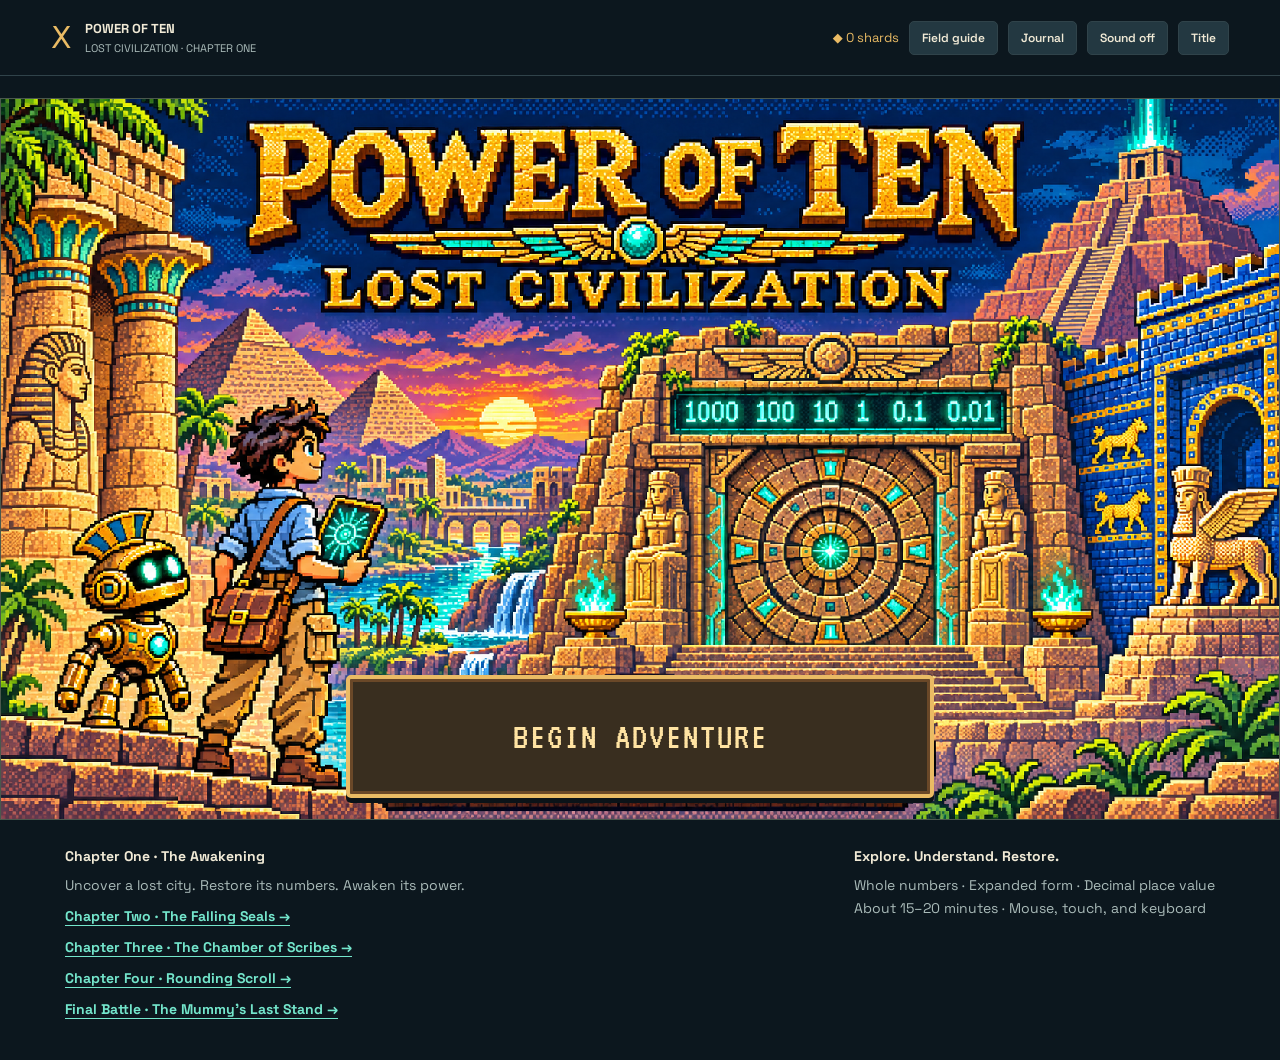
<file: power-of-ten/index.html>
<!doctype html>
<html lang="en"><head><meta charset="UTF-8"><meta name="viewport" content="width=device-width,initial-scale=1"><meta name="theme-color" content="#101e28"><meta name="description" content="Restore a lost city through whole-number and decimal place value. A playable pixel-art learning adventure."><title>Power of Ten · The Awakening</title><link rel="stylesheet" href="style.css"></head>
<body><div id="app"></div><div id="toast" role="status" aria-live="polite"></div><canvas id="confetti" aria-hidden="true"></canvas><script src="game.js"></script></body></html>
</file>
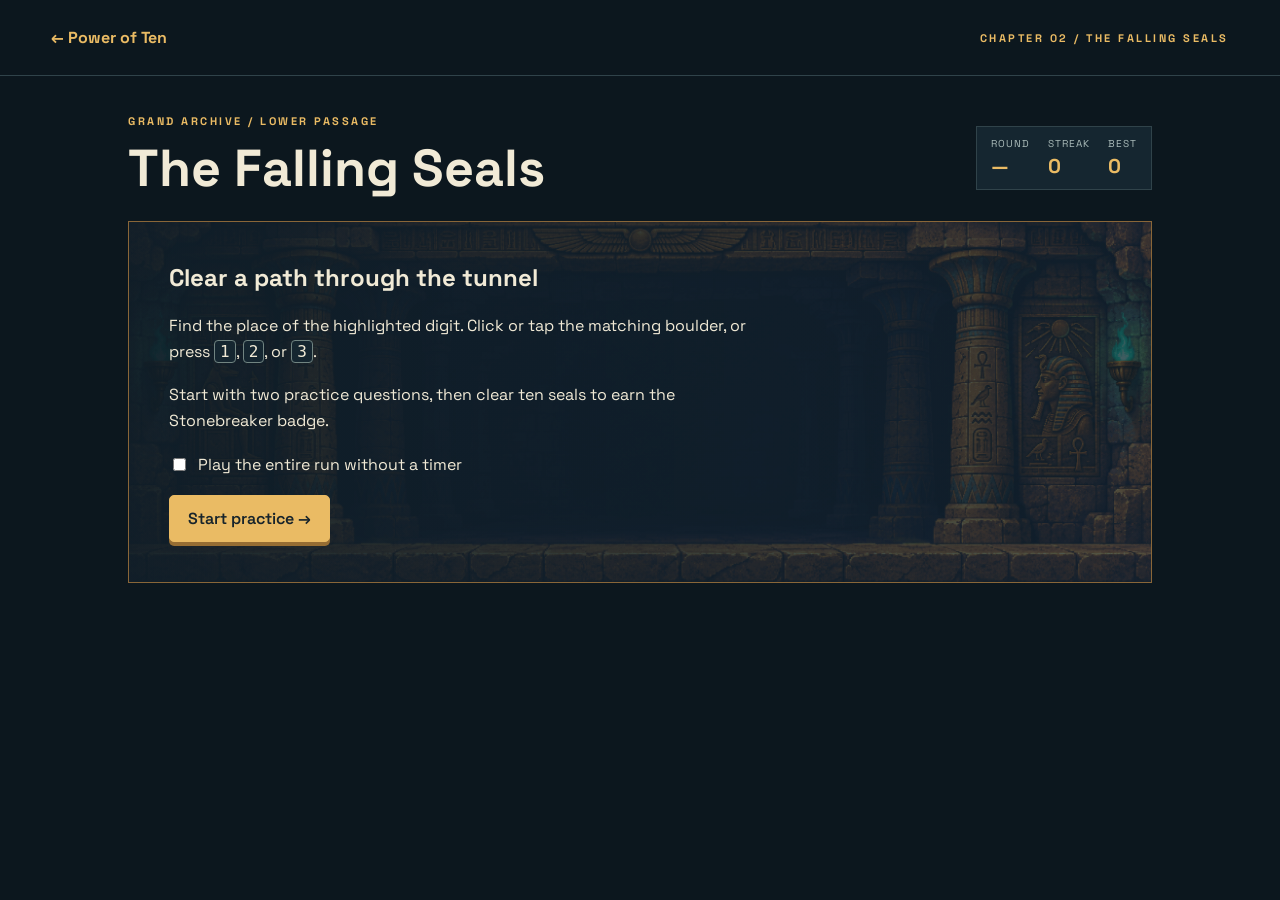
<file: power-of-ten/falling-seals.html>
<!doctype html>
<html lang="en">
<head>
<meta charset="utf-8"><meta name="viewport" content="width=device-width,initial-scale=1">
<title>The Falling Seals · Power of Ten</title>
<link rel="stylesheet" href="style.css"><link rel="stylesheet" href="falling-seals.css">
<script src="falling-seals.js" defer></script>
</head>
<body>
<header><a href="./" class="chapter-back">← Power of Ten</a><span class="eyebrow">Chapter 02 / The Falling Seals</span></header>
<main class="falling-game">
  <section class="challenge-heading">
    <div><div class="eyebrow">Grand Archive / Lower Passage</div><h1>The Falling Seals</h1></div>
    <div class="challenge-stats" aria-label="Run progress">
      <span>ROUND <strong id="round">—</strong></span><span>STREAK <strong id="streak">0</strong></span><span>BEST <strong id="best">0</strong></span>
    </div>
  </section>
  <section id="brief" class="challenge-panel">
    <h2>Clear a path through the tunnel</h2>
    <p>Find the place of the highlighted digit. Click or tap the matching boulder, or press <kbd>1</kbd>, <kbd>2</kbd>, or <kbd>3</kbd>.</p>
    <p>Start with two practice questions, then clear ten seals to earn the Stonebreaker badge.</p>
    <label class="pace-option"><input type="checkbox" id="untimed"> Play the entire run without a timer</label>
    <button class="primary" id="begin">Start practice →</button>
    <p id="earned" class="small" hidden>✦ Stonebreaker badge earned</p>
  </section>
  <section id="challenge" hidden>
    <div class="question-panel">
      <p>What place is the highlighted digit in?</p>
      <div class="question-number" id="number"></div>
    </div>
    <div class="time-track" id="time-track" aria-hidden="true"><div id="time-left"></div></div>
    <div class="tunnel" id="tunnel">
      <div class="boulder-lanes" id="boulders"></div>
      <div class="tunnel-hero" id="hero" role="img" aria-label="Explorer"></div>
    </div>
    <div class="round-feedback">
      <div class="feedback-guide" aria-hidden="true"></div>
      <p id="feedback" role="status" aria-live="polite"></p>
      <button class="primary" id="advance" hidden></button>
    </div>
  </section>
  <section id="result" class="challenge-panel" hidden>
    <div class="eyebrow">Tunnel cleared</div>
    <div class="stonebreaker" aria-hidden="true">◆</div>
    <h2 id="result-title" tabindex="-1">Stonebreaker badge earned</h2>
    <p id="result-summary"></p>
    <button class="primary" id="replay">Play again →</button> <a class="chapter-link" href="scribes.html">Enter the Chamber of Scribes →</a>
  </section>
</main>
</body></html>
</file>
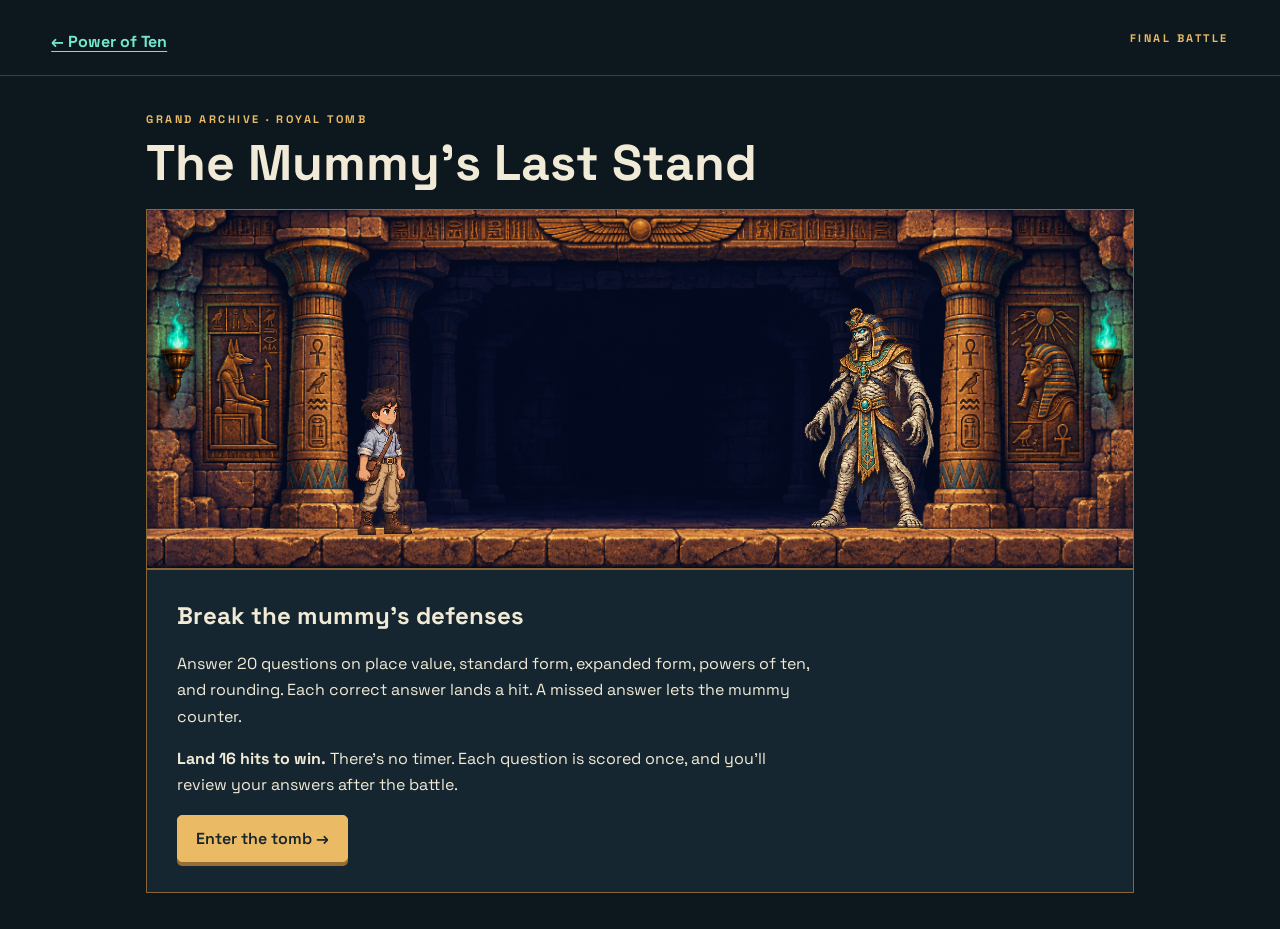
<file: power-of-ten/mummy-battle.html>
<!doctype html>
<html lang="en">
<head>
<meta charset="utf-8"><meta name="viewport" content="width=device-width,initial-scale=1">
<title>The Mummy’s Last Stand · Power of Ten</title>
<link rel="stylesheet" href="style.css"><link rel="stylesheet" href="mummy-battle.css">
<script src="scribe-codes.js" defer></script><script src="mummy-battle.js" defer></script>
</head>
<body>
<header><a class="chapter-link" href="./">← Power of Ten</a><span class="eyebrow">Final Battle</span></header>
<main class="boss">
  <div class="boss-heading">
    <div><div class="eyebrow">Grand Archive · Royal Tomb</div><h1>The Mummy’s Last Stand</h1></div>
    <div class="boss-count" id="count" hidden></div>
  </div>
  <div class="boss-arena" id="arena" aria-hidden="true">
    <div class="boss-explorer"></div><div class="boss-mummy"></div><div class="boss-impact">✦</div>
  </div>
  <section id="intro" class="boss-panel">
    <h2>Break the mummy’s defenses</h2>
    <p>Answer 20 questions on place value, standard form, expanded form, powers of ten, and rounding. Each correct answer lands a hit. A missed answer lets the mummy counter.</p>
    <p><strong>Land 16 hits to win.</strong> There’s no timer. Each question is scored once, and you’ll review your answers after the battle.</p>
    <button id="begin" class="primary">Enter the tomb →</button>
  </section>
  <section id="battle" hidden>
    <div class="boss-hud">
      <div class="boss-meter">
        <label for="wards">Mummy wards <strong id="ward-count">16 / 16</strong></label>
        <meter id="wards" min="0" max="16" value="16">16</meter>
      </div>
      <div class="boss-tally"><strong id="hits">0</strong> hits <span>·</span> <strong id="counters">0</strong> counters</div>
    </div>
    <div class="boss-scroll">
      <div class="eyebrow" id="skill"></div>
      <h2 id="prompt" tabindex="-1"></h2>
      <form id="attack-form">
        <div id="choices"></div>
        <div id="entry" class="boss-entry" hidden><label for="answer">Your answer</label><input id="answer" type="text" inputmode="decimal" autocomplete="off" maxlength="32"></div>
        <div class="actions"><button type="submit" id="attack" class="primary">Lock in attack →</button><button type="button" id="next" class="primary" hidden></button></div>
      </form>
      <p id="battle-feedback" role="status" aria-live="polite"></p>
    </div>
  </section>
  <section id="results" class="boss-panel" hidden>
    <div class="eyebrow">Assessment results</div>
    <h2 id="result-title" tabindex="-1"></h2>
    <p class="boss-score" id="score"></p>
    <p id="result-copy"></p>
    <div class="skill-scores" id="skill-scores"></div>
    <details id="review"><summary>Review all 20 questions</summary><ol id="review-list"></ol></details>
    <div class="actions"><button id="replay" class="primary">Battle again →</button><a class="chapter-link" href="./">Return to the archive</a></div>
  </section>
</main>
</body>
</html>
</file>
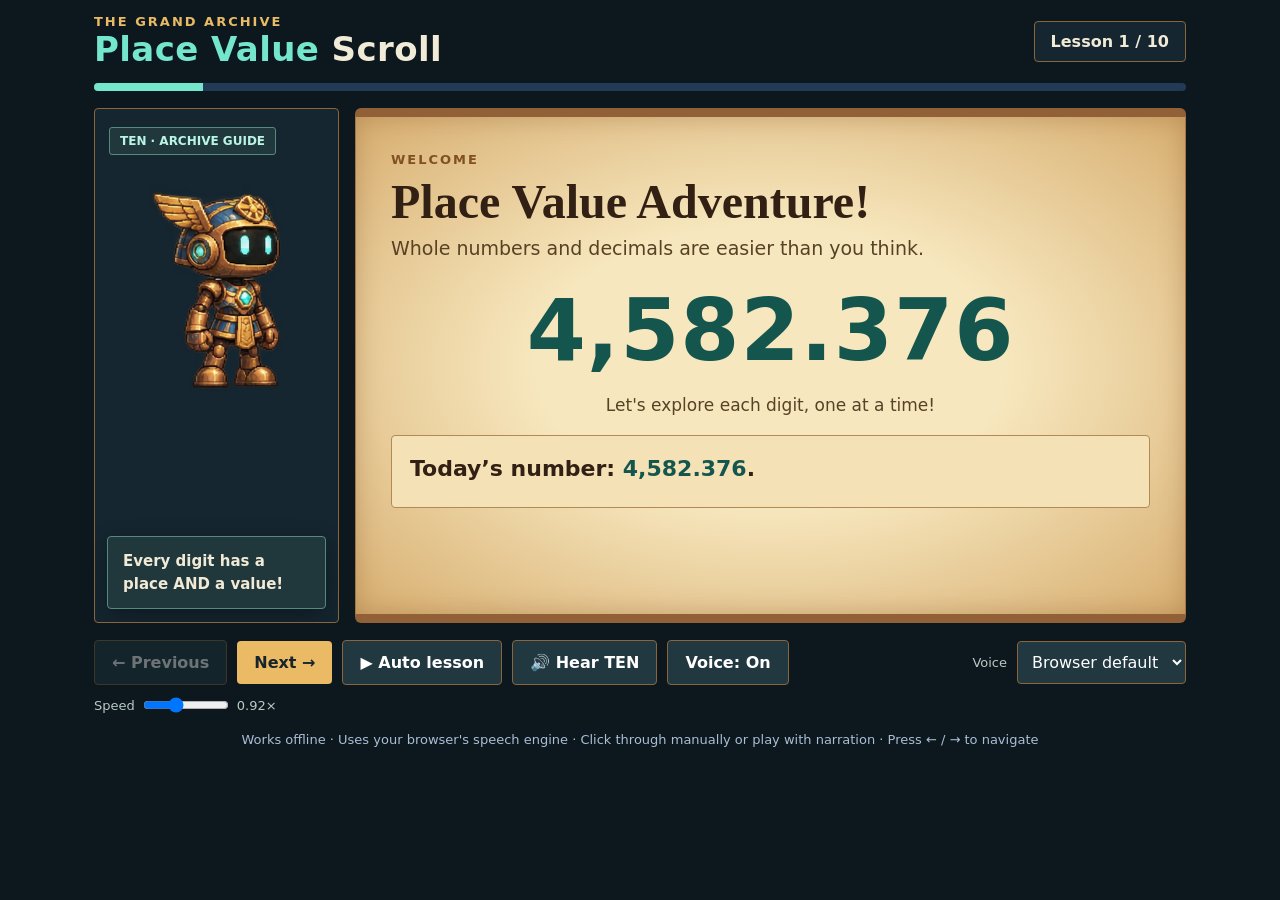
<file: power-of-ten/place-value-scroll.html>
<!DOCTYPE html>
<html lang="en"><head><meta charset="utf-8"><meta name="viewport" content="width=device-width,initial-scale=1"><title>Place Value Scroll · Power of Ten</title>
<style>
:root{--bg:#071329;--panel:#12294a;--panel2:#193556;--aqua:#52e6cf;--gold:#ffd15b;--white:#f5f8ff;--muted:#b8c9e2;--blue:#64a6ff}*{box-sizing:border-box}body{margin:0;background:radial-gradient(circle at 70% 0,#18365c,#071329 66%);font-family:system-ui,'Segoe UI',Arial,sans-serif;color:var(--white);min-height:100vh}.wrap{max-width:1240px;margin:auto;padding:20px}header{display:flex;justify-content:space-between;gap:16px;align-items:center;margin-bottom:14px;flex-wrap:wrap}.brand{font-weight:900;font-size:clamp(23px,3vw,34px);letter-spacing:.4px}.brand b{color:var(--aqua)}.eyebrow{color:var(--gold);font-weight:850;font-size:13px;letter-spacing:2px;text-transform:uppercase}.counter{background:#193555;padding:10px 16px;border-radius:99px;font-weight:750}.progress{height:8px;border-radius:9px;background:#233a56;overflow:hidden;margin-bottom:17px}.progress>div{height:100%;width:10%;background:linear-gradient(90deg,#4ce2d0,#82acff);transition:width .4s}.hero{display:grid;grid-template-columns:245px minmax(0,1fr);gap:16px;align-items:stretch}.robot-box{position:relative;border-radius:22px;background:linear-gradient(145deg,#132d4d,#0a1d35);border:1px solid #385476;overflow:hidden;min-height:515px;display:flex;flex-direction:column;justify-content:flex-end}.robot-img{position:absolute;top:5px;left:-50px;width:300px;height:405px;object-fit:cover;object-position:center;border-radius:25px;mix-blend-mode:lighten;mask-image:linear-gradient(to bottom,black 65%,transparent 99%);animation:float 4s ease-in-out infinite}.robot-box:after{content:' ';position:absolute;inset:0;pointer-events:none;background:linear-gradient(0deg,#0b203b 0%,transparent 43%)}.bubble{z-index:2;margin:0 12px 13px;background:#e6fff9;color:#07283e;padding:13px 15px;border-radius:16px;font-size:15px;font-weight:730;line-height:1.5;box-shadow:0 8px 24px #0005}.robot-label{position:absolute;top:18px;left:14px;z-index:2;background:#13507b;border:1px solid #48e1d4;color:#fff;border-radius:99px;font-size:12px;padding:6px 10px;font-weight:800}.stage{background:linear-gradient(140deg,#13294a,#0e213b);border:1px solid #355477;border-radius:23px;min-height:515px;padding:clamp(18px,3vw,35px);box-shadow:0 15px 45px #0003}.stage h1{margin:8px 0;font-size:clamp(29px,4.3vw,48px);line-height:1.12}.lead{color:var(--muted);font-size:clamp(15px,2vw,19px);margin:5px 0 22px}.big-number{text-align:center;font-size:clamp(48px,7vw,85px);letter-spacing:1px;font-weight:900;color:var(--aqua);margin:10px auto 15px;font-variant-numeric:tabular-nums}.place-chart{display:grid;grid-template-columns:repeat(4,minmax(0,1fr)) 14px repeat(3,minmax(0,1fr));gap:6px;margin:20px 0;align-items:stretch}.cell{border:2px solid #316984;min-width:0;border-radius:13px;text-align:center;padding:12px 2px;background:#1b3655;transition:.25s;min-height:125px}.cell.dec{border-color:#8d763d}.cell.active{background:#b7fff3;border-color:#5aeed7;color:#05253a;transform:translateY(-7px);box-shadow:0 10px 18px #54eccb44}.cell.active.dec{background:#ffe7a5;border-color:#ffd15b}.cell small{font-size:clamp(10px,1.25vw,14px);font-weight:750;display:block;min-height:37px}.cell strong{font-size:clamp(25px,3.8vw,49px);display:block}.cell em{font-style:normal;font-size:11px;display:block;margin-top:4px;color:inherit;opacity:.82;min-height:17px}.dot{display:flex;align-items:center;justify-content:center;font-size:35px;font-weight:900}.explain{background:#214060;border-radius:15px;padding:16px 18px;font-size:clamp(16px,2vw,22px);font-weight:720;line-height:1.5;margin-top:20px;min-height:73px}.em{color:var(--gold)}.stage .minor{color:#b8cbdf;text-align:center;font-size:17px}.controls{display:flex;flex-wrap:wrap;gap:10px;align-items:center;margin-top:17px}button,select{font:inherit}button{border:1px solid #527599;background:#1a3a60;color:white;padding:12px 17px;border-radius:12px;font-weight:760;cursor:pointer}button:hover:not(:disabled){filter:brightness(1.17)}button:focus-visible,select:focus-visible,input:focus-visible{outline:3px solid var(--gold);outline-offset:3px}button.primary{background:var(--aqua);color:#063145;border:0}button:disabled{opacity:.4;cursor:not-allowed}.control-spacer{flex:1}select{background:#203b60;color:white;border:1px solid #54789e;padding:10px;border-radius:10px;max-width:220px}.rate{display:flex;align-items:center;gap:6px;color:var(--muted);font-size:13px}.rate input{width:86px}.practice{display:grid;gap:14px;max-width:650px;margin:20px auto}.quiz-num{font-size:clamp(50px,7vw,90px);font-weight:900;text-align:center;letter-spacing:1px}.quiz-num mark{background:var(--gold);color:#12263c;border-radius:9px;padding:0 6px}.answers{display:grid;grid-template-columns:repeat(2,1fr);gap:12px}.answer{text-align:center;font-size:18px;padding:18px 10px}.answer.good{background:#166d56;border-color:#76ffc4}.answer.bad{background:#7c2e45;border-color:#ffa6b6}.feedback{text-align:center;min-height:48px;font-size:20px;font-weight:800}.foot{color:#aabed5;text-align:center;font-size:13px;margin:17px 0}.hidden{display:none!important}@keyframes float{0%,100%{transform:translateY(0)}50%{transform:translateY(-9px)}}@media(max-width:750px){.hero{grid-template-columns:1fr}.robot-box{min-height:135px;flex-direction:row;align-items:center;justify-content:flex-end}.robot-img{height:175px;width:150px;left:0;top:-15px;object-fit:cover}.bubble{margin:18px 10px 12px 155px;flex:1;font-size:13px}.stage{min-height:430px;padding:17px}.cell{min-height:90px;padding:8px 1px}.cell small{font-size:9px;min-height:35px;overflow-wrap:anywhere}.cell strong{font-size:25px}.cell em{font-size:9px}.place-chart{gap:3px;grid-template-columns:repeat(4,minmax(0,1fr)) 8px repeat(3,minmax(0,1fr))}.dot{font-size:24px}.controls{gap:7px}.controls button{padding:10px 11px}.answers{gap:8px}}

:root{--bg:#0c171e;--panel:#152630;--aqua:#74e6cc;--gold:#eabb64;--white:#f1ead6;--muted:#b9c9c6}
body{background:#0c171e}.wrap{max-width:1120px;padding:14px}.counter,.robot-box{background:#152630;border:1px solid #8b653c;border-radius:4px}.robot-box:after{display:none}.robot-label{background:#20383b;border-color:#558a80;color:#baf4e6;border-radius:3px}.bubble{background:#20383b;color:#f1ead6;border:1px solid #558a80;border-radius:4px}.scroll-ten{position:absolute;top:75px;left:50%;transform:translateX(-50%);width:134px;aspect-ratio:192/298;background:url('assets/archive-characters.png') 8.09% 95.93% / 923.96% 297.65% no-repeat}
.stage{color:#312013;background:radial-gradient(ellipse at center,#f7e7be 40%,#d7ae70);border:1px solid #a57543;border-block:9px solid #926036;border-radius:6px;box-shadow:inset 0 0 26px #85532955}.stage h1{font-family:Georgia,serif}.stage .lead,.stage .minor{color:#584226}.stage .eyebrow{color:#805023}.stage .big-number,.stage .em{color:#14564e}.cell{background:#f8ebca;border-color:#977345;color:#352618;border-radius:5px}.cell.dec{border-color:#438377}.cell.active,.cell.active.dec{background:#c7ecdb;border-color:#256e63;color:#143831}.explain{background:#f5e1b6;border:1px solid #b18a55;border-radius:4px}.controls button,.controls select,.answer{border-radius:4px;background:#213840;border-color:#8b653c}.controls button.primary{background:#eabb64;color:#17242b}.answer.good,.answer.bad{color:#fff}.progress>div{background:#74e6cc}
@media(max-width:750px){.scroll-ten{top:34px;left:45px;width:54px}.bubble{margin:14px 10px 12px 90px}.robot-label{top:6px;left:8px;font-size:10px}.stage{min-height:350px}}
</style></head>
<body><div class="wrap"><header><div><div class="eyebrow">The Grand Archive</div><div class="brand"><b>Place Value</b> Scroll</div></div><div class="counter" id="counter">Lesson 1 / 10</div></header><div class="progress"><div id="bar"></div></div>
<div class="hero"><aside class="robot-box"><div class="robot-label">TEN · ARCHIVE GUIDE</div><div class="scroll-ten" role="img" aria-label="TEN, the bronze archive robot"></div><div class="bubble" id="bubble">Hi, math explorers! Let's discover place value.</div></aside><main class="stage" aria-live="polite"><div class="eyebrow" id="tag">WELCOME</div><h1 id="title">Place Value Adventure</h1><p class="lead" id="lead">Learn how digits get their values.</p><div id="scene"></div><div class="explain" id="explain">Every digit has a place and a value.</div></main></div>
<div class="controls"><button id="prev">← Previous</button><button class="primary" id="next">Next →</button><button id="play">▶ Auto lesson</button><button id="speak">🔊 Hear TEN</button><button id="mute">Voice: On</button><div class="control-spacer"></div><label for="voices" class="rate">Voice</label><select id="voices" aria-label="Robot voice"><option>Browser default</option></select><label class="rate">Speed <input type="range" id="speed" min="0.7" max="1.25" step="0.05" value="0.92"><span id="speedLabel">0.92×</span></label></div><p class="foot">Works offline · Uses your browser's speech engine · Click through manually or play with narration · Press ← / → to navigate</p></div>
<script>
'use strict';
const labels=['Thousands','Hundreds','Tens','Ones','Tenths','Hundredths','Thousandths'];
const vals=['4,000','500','80','2','0.3','0.07','0.006'];
const N='4,582.376';let index=0,auto=false,voiceOn=true,timer=null,quizAnswer=null,quizReady=false,voices=[];const $=id=>document.getElementById(id);
const scenes=[
{tag:'WELCOME',title:'Place Value Adventure!',lead:'Whole numbers and decimals are easier than you think.',say:'Hey there, math explorers! I am TEN, your archive guide. Today we will explore place value in whole numbers and decimals. Every digit has a position and a value!',bubble:'Every digit has a place AND a value!',note:'Today’s number: <span class="em">4,582.376</span>.',mode:'intro'},
{tag:'STEP 1',title:'Meet the Place Value Chart',lead:'The decimal point separates whole-number and decimal places.',say:'From left to right, the places are thousands, hundreds, tens, ones, then tenths, hundredths, and thousandths. The decimal point separates the whole number from the fractional part.',bubble:'The decimal point is our guide!',note:'Each place moving <span class="em">right</span> is worth one tenth as much.',mode:'chart'},
{tag:'STEP 2',title:'Start with Thousands',lead:'Look at the number 4,582.',say:'The digit four is in the thousands place, so its value is four thousand. The place tells us what each digit is worth.',bubble:'Four in the thousands place is 4,000!',note:'<span class="em">4</span> thousands = <span class="em">4,000</span>',mode:'chart',active:0},
{tag:'STEP 3',title:'Hundreds, Tens, and Ones',lead:'Now look at the rest of the whole number.',say:'Five is in the hundreds place, so its value is five hundred. Eight is in the tens place, so its value is eighty. Two is in the ones place, so its value is two.',bubble:'Five hundred + eighty + two!',note:'5 is worth <span class="em">500</span> · 8 is worth <span class="em">80</span> · 2 is worth <span class="em">2</span>',mode:'chart',active:1},
{tag:'STEP 4',title:'Cross the Decimal Point',lead:'Now examine the digits after the decimal point.',say:'Three is in the tenths place, worth zero point three. Seven is in the hundredths place, worth zero point zero seven. Six is in the thousandths place, worth zero point zero zero six.',bubble:'Tenths, hundredths, thousandths!',note:'3 is worth <span class="em">0.3</span> · 7 is worth <span class="em">0.07</span> · 6 is worth <span class="em">0.006</span>',mode:'chart',active:4},
{tag:'STEP 5',title:'Put It All Together',lead:'See how every digit gets a different value.',say:'In four thousand five hundred eighty two point three seven six, the values are four thousand, five hundred, eighty, two, three tenths, seven hundredths, and six thousandths.',bubble:'Every digit contributes to the number!',note:'Expanded form: <span class="em">4,000 + 500 + 80 + 2 + 0.3 + 0.07 + 0.006</span>',mode:'chart',values:true},
{tag:'YOUR TURN',title:'Try a Practice Question',lead:'In 643.25, what place is the highlighted digit in?',say:'Your turn! In the number six hundred forty three point two five, what place is the digit two in? Choose the answer you think is right.',bubble:'You can do it! Think about the decimal point.',note:'Select an answer, then check the explanation.',mode:'quiz'},
{tag:'ANSWER',title:'Check Your Answer',lead:'The 2 is the first digit after the decimal point.',say:'The answer is tenths! The digit two is in the tenths place, so its value is zero point two. Great work!',bubble:'Great job! Two tenths equals 0.2.',note:'<span class="em">2 tenths = 0.2</span>',mode:'answer'},
{tag:'STRATEGY',title:'Remember This Trick',lead:'Use the decimal point to orient yourself.',say:'Remember. The whole number is to the left of the decimal point. Tenths, hundredths, and thousandths are to the right. Each step left is ten times as much. Each step right is one tenth as much.',bubble:'Left: ×10. Right: ÷10.',note:'Move left: <span class="em">×10</span>. Move right: <span class="em">÷10</span>.',mode:'rules'},
{tag:'REVIEW',title:'Great Job, Math Explorer!',lead:'You can now find place value in whole numbers and decimals.',say:'Awesome job, math explorer! You discovered that every digit has a place, and every place has a value. Keep practicing, and I will see you in the next archive challenge!',bubble:'Every digit has a place and a value!',note:'Keep practicing! Try the lesson again or explore your own numbers.',mode:'finish'}
];
function chart(active=-1,values=false){let x='<div class="place-chart">';labels.forEach((label,i)=>{if(i===4)x+='<div class="dot" aria-label="decimal point">.</div>';x+=`<div class="cell ${i>=4?'dec':''} ${active===i?'active':''}"><small>${label}</small><strong>${N.replace(',','').replace('.','')[i]}</strong><em>${values?vals[i]:active===i?vals[i]:''}</em></div>`});return x+'</div>'}
function quizHtml(){return `<div class="practice"><div class="quiz-num">643.<mark>2</mark>5</div><div class="answers">${['Tenths','Hundreds','Ones','Thousandths'].map((x,i)=>`<button class="answer" data-option="${i}">${x}</button>`).join('')}</div><div class="feedback" id="feedback">Choose your answer.</div></div>`}
function render(){clearTimeout(timer);stopSpeaking();const s=scenes[index];$('tag').textContent=s.tag;$('title').textContent=s.title;$('lead').textContent=s.lead;$('bubble').textContent=s.bubble;$('explain').innerHTML=s.note;$('counter').textContent=`Lesson ${index+1} / ${scenes.length}`;$('bar').style.width=((index+1)/scenes.length*100)+'%';$('prev').disabled=index===0;$('next').textContent=index===scenes.length-1?'↺ Restart':'Next →';let content='';if(s.mode==='intro')content=`<div class="big-number">${N}</div><div class="minor">Let's explore each digit, one at a time!</div>`;else if(s.mode==='chart')content=`<div class="minor" style="margin:12px 0 4px">${N}</div>${chart(s.active,s.values)}`;else if(s.mode==='quiz'){content=quizHtml();quizAnswer=null;quizReady=false}else if(s.mode==='answer')content=`<div class="quiz-num">643.<span style="color:var(--gold)">2</span>5</div><div class="big-number" style="font-size:60px">2 tenths = 0.2</div>`;else if(s.mode==='rules')content=`<div style="display:grid;gap:15px;margin:30px auto;max-width:780px"><div class="explain">⬅️ Whole number places: thousands, hundreds, tens, ones</div><div class="explain">➡️ Decimal places: tenths, hundredths, thousandths</div><div class="explain">⬅️ Moving one place left: <span class="em">× 10</span></div><div class="explain">➡️ Moving one place right: <span class="em">÷ 10</span></div></div>`;else content='<div class="big-number">🌟 Great Job! 🌟</div>'+chart();$('scene').innerHTML=content;if(s.mode==='quiz')document.querySelectorAll('[data-option]').forEach(btn=>btn.onclick=()=>{quizAnswer=Number(btn.dataset.option);quizReady=true;document.querySelectorAll('[data-option]').forEach(b=>{b.disabled=true;b.classList.toggle('good',b.dataset.option==='0');b.classList.toggle('bad',b.dataset.option===String(quizAnswer)&&quizAnswer!==0)});$('feedback').textContent=quizAnswer===0?'✅ Correct! The 2 is in the tenths place.':'Not quite. The first place after the decimal is tenths.';$('bubble').textContent=quizAnswer===0?'Awesome work!':'Good try! The 2 is in the tenths place.';if(auto)scheduleNext(3500)});if(auto){if(voiceOn) speak(()=>{if(index!==6)scheduleNext(index===9?2500:1300);else if(!quizReady)scheduleNext(11000)});else scheduleNext(index===6?15000:Math.max(6000,s.say.split(/\s+/).length*410))}}
function stopSpeaking(){if('speechSynthesis' in window)window.speechSynthesis.cancel()}
function speak(done){stopSpeaking();if(!('speechSynthesis' in window)){if(done)done();return}const s=scenes[index];const utter=new SpeechSynthesisUtterance(s.say);const selected=$('voices').value;const found=voices.find(v=>v.voiceURI===selected);if(found)utter.voice=found;utter.rate=Number($('speed').value);utter.pitch=1.09;utter.volume=1;utter.onend=()=>{if(done&&auto)done()};utter.onerror=()=>{if(done&&auto)done()};window.speechSynthesis.speak(utter)}
function scheduleNext(ms){clearTimeout(timer);timer=setTimeout(()=>{if(auto){if(index<scenes.length-1){index++;render()}else{auto=false;$('play').textContent='▶ Auto lesson'}}},ms)}
function move(delta){auto=false;$('play').textContent='▶ Auto lesson';index=Math.max(0,Math.min(scenes.length-1,index+delta));render()}
$('prev').onclick=()=>move(-1);$('next').onclick=()=>{if(index===scenes.length-1){index=0;render()}else move(1)};$('speak').onclick=()=>speak();$('mute').onclick=()=>{voiceOn=!voiceOn;$('mute').textContent='Voice: '+(voiceOn?'On':'Off');if(!voiceOn)stopSpeaking()};$('play').onclick=()=>{if(auto){auto=false;clearTimeout(timer);stopSpeaking();$('play').textContent='▶ Auto lesson'}else{auto=true;$('play').textContent='⏸ Stop auto';render()}};$('speed').oninput=()=>{$('speedLabel').textContent=Number($('speed').value).toFixed(2)+'×'};document.addEventListener('keydown',e=>{if(['INPUT','SELECT','TEXTAREA'].includes(document.activeElement.tagName))return;if(e.key==='ArrowRight')move(1);else if(e.key==='ArrowLeft')move(-1)});
function loadVoices(){if(!('speechSynthesis' in window))return;voices=window.speechSynthesis.getVoices().filter(v=>/^en/i.test(v.lang));const previous=$('voices').value;$('voices').innerHTML='<option value="">Browser default</option>'+voices.map(v=>`<option value="${v.voiceURI.replace(/&/g,'&amp;').replace(/"/g,'&quot;')}">${v.name.replace(/</g,'&lt;')} (${v.lang})</option>`).join('');if([...$('voices').options].some(o=>o.value===previous))$('voices').value=previous}if('speechSynthesis' in window){loadVoices();window.speechSynthesis.onvoiceschanged=loadVoices}render();
</script></body></html>
</file>
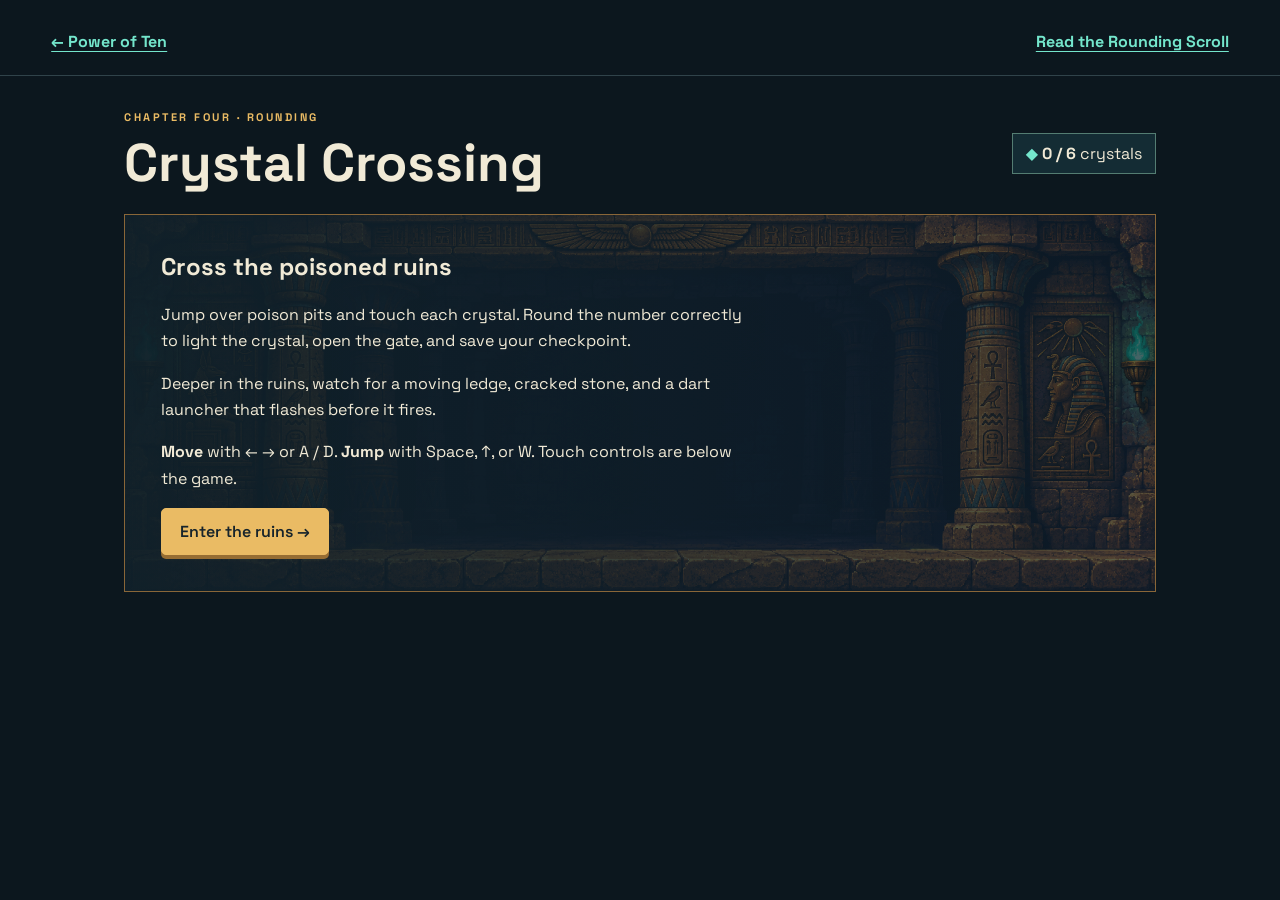
<file: power-of-ten/rounding-ruins.html>
<!doctype html>
<html lang="en">
<head>
<meta charset="utf-8"><meta name="viewport" content="width=device-width, initial-scale=1">
<title>Crystal Crossing · Power of Ten</title>
<link rel="stylesheet" href="style.css"><link rel="stylesheet" href="rounding-ruins.css">
<script src="rounding-ruins.js" defer></script>
</head>
<body>
<header><a class="chapter-link" href="./">← Power of Ten</a><a class="chapter-link" href="rounding-scroll.html">Read the Rounding Scroll</a></header>
<main class="ruins">
  <div class="ruins-heading">
    <div><div class="eyebrow">Chapter Four · Rounding</div><h1>Crystal Crossing</h1></div>
    <div class="crystal-counter"><span aria-hidden="true">◆</span> <strong id="crystal-count">0 / 6</strong> crystals</div>
  </div>
  <section class="ruins-intro" id="intro">
    <h2>Cross the poisoned ruins</h2>
    <p>Jump over poison pits and touch each crystal. Round the number correctly to light the crystal, open the gate, and save your checkpoint.</p>
    <p>Deeper in the ruins, watch for a moving ledge, cracked stone, and a dart launcher that flashes before it fires.</p>
    <p><strong>Move</strong> with ← → or A / D. <strong>Jump</strong> with Space, ↑, or W. Touch controls are below the game.</p>
    <button class="primary" id="begin">Enter the ruins →</button>
  </section>
  <section id="play" hidden aria-label="Crystal Crossing game">
    <div class="ruins-stage">
      <canvas id="course" width="960" height="375" tabindex="0" aria-label="Side-scrolling ruins. Use left and right to move and Space to jump."></canvas>
    </div>
    <div class="ruins-controls" aria-label="Touch controls">
      <button id="move-left" aria-label="Move left">←</button>
      <button id="move-right" aria-label="Move right">→</button>
      <button id="jump">Jump ↑</button>
    </div>
    <p id="course-status" class="course-status" role="status" aria-live="polite">TEN: The green pools are poison. Jump from the stone edge.</p>
  </section>
  <section id="finish" class="ruins-intro" hidden>
    <p class="eyebrow">Six crystals lit</p><h2 tabindex="-1" id="finish-title">Crystal Crossing cleared!</h2>
    <p>You opened the exit and earned the <strong>Crystal Pathfinder</strong> seal.</p>
    <p id="run-summary"></p>
    <div class="actions"><a class="chapter-link" href="mummy-battle.html">Enter the mummy’s tomb →</a><button id="replay" class="primary">Play again →</button></div>
  </section>
  <dialog id="crystal-quiz" aria-labelledby="quiz-title">
    <form id="round-form">
      <div class="eyebrow" id="quiz-stage"></div>
      <h2 id="quiz-title">Light the crystal</h2>
      <p id="question"></p>
      <label for="round-answer">Your rounded answer</label>
      <input id="round-answer" type="text" inputmode="decimal" autocomplete="off" maxlength="16">
      <p id="quiz-feedback" role="status" aria-live="polite"></p>
      <div class="actions"><button id="check-round" class="primary" type="submit">Check answer</button><button id="round-hint" type="button">Ask TEN for a hint</button><button id="resume" class="primary" type="button" hidden>Continue across the ruins →</button></div>
    </form>
  </dialog>
</main>
</body>
</html>
</file>
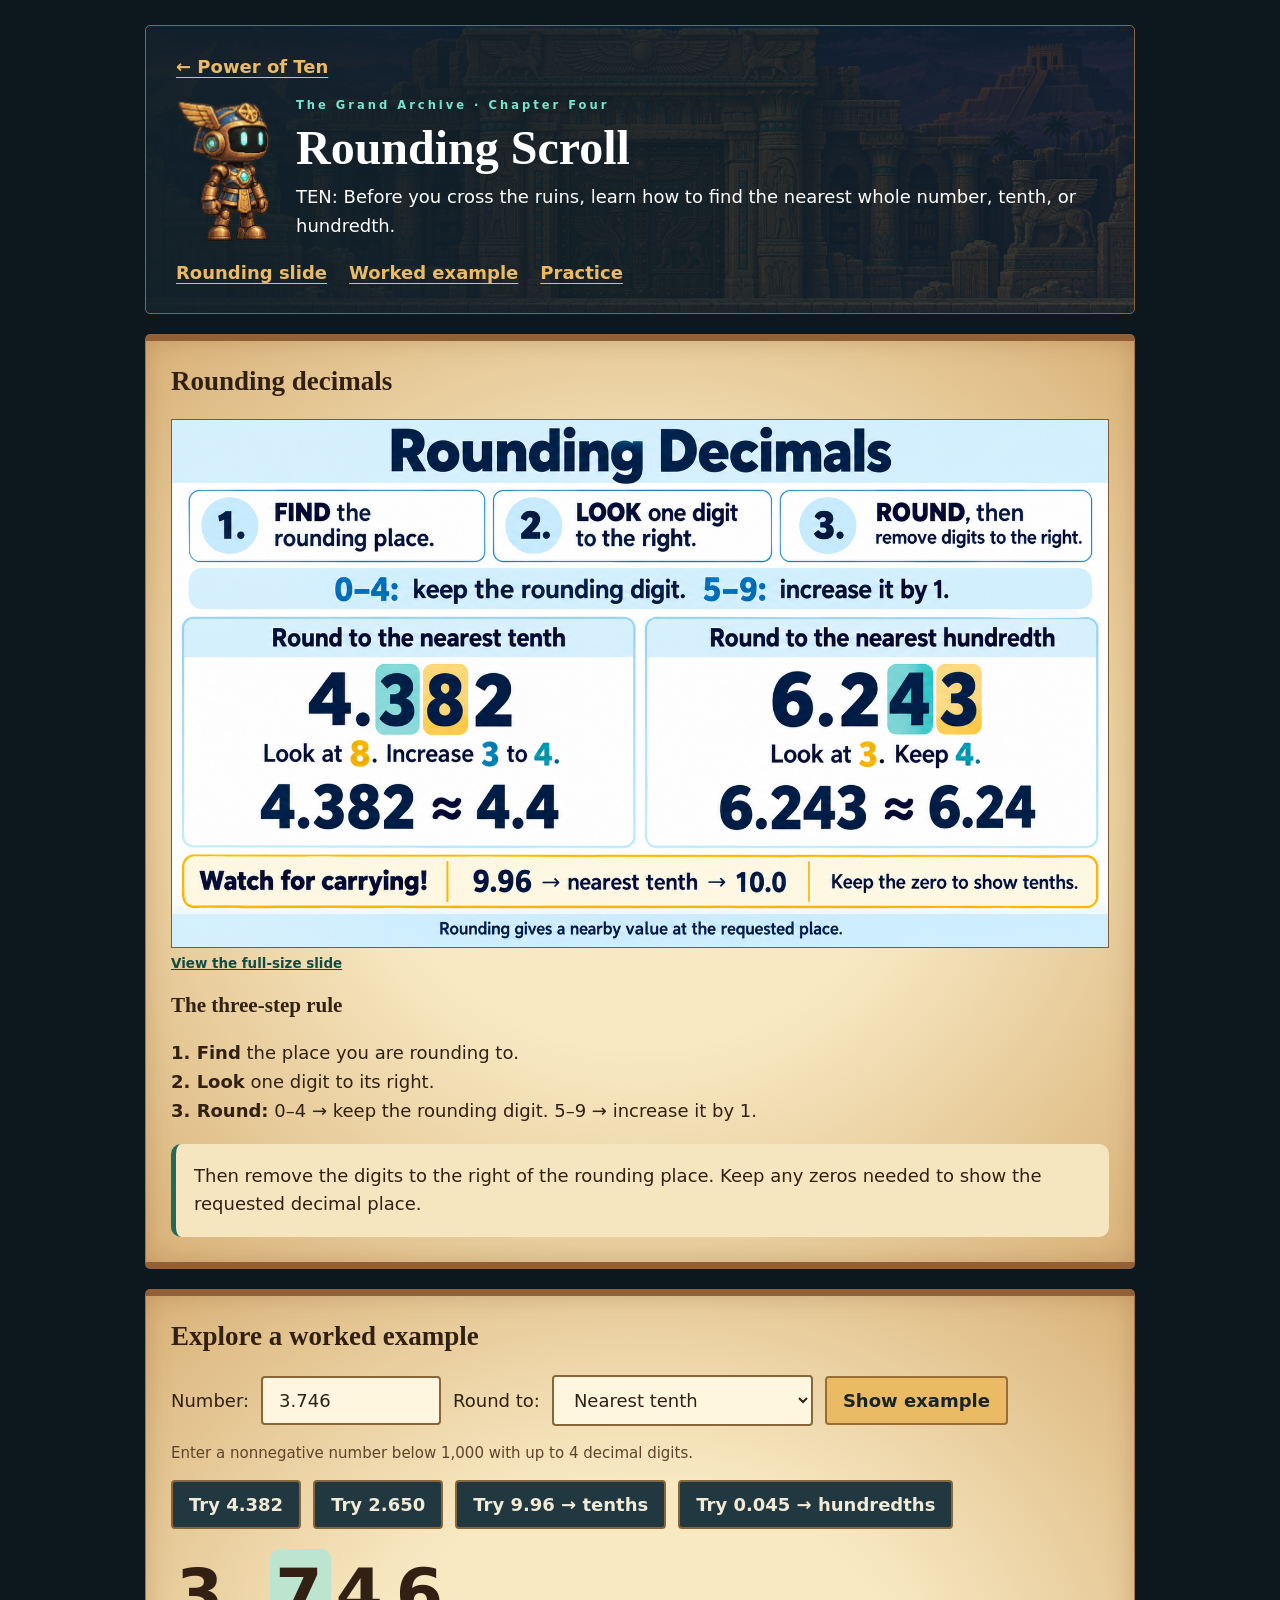
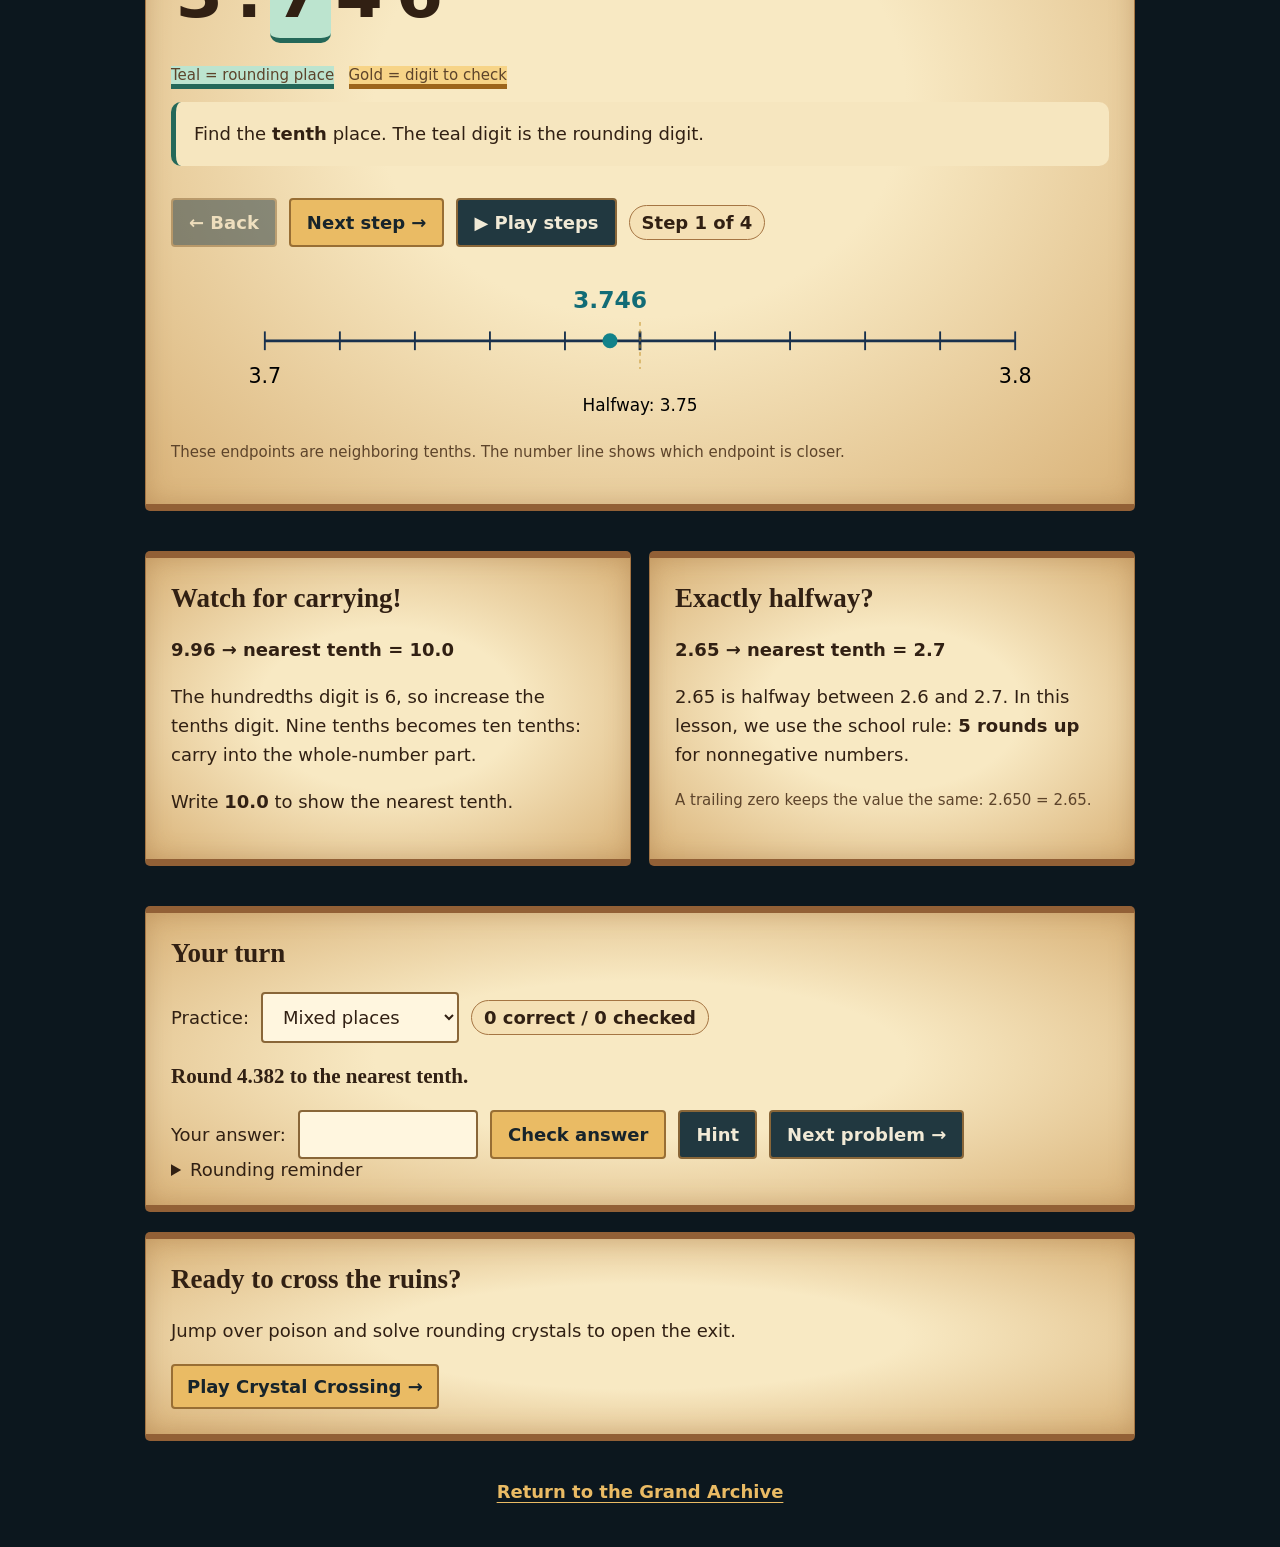
<file: power-of-ten/rounding-scroll.html>
<!doctype html><html lang="en"><meta charset="utf-8"><meta name="viewport" content="width=device-width,initial-scale=1"><title>Rounding Scroll · Power of Ten</title><style>
*{box-sizing:border-box}body{margin:0;background:#eef4fa;color:#19314d;font:18px system-ui,sans-serif}main{max-width:1050px;margin:auto;padding:25px}header{background:#18324f;color:white;padding:28px;border-radius:22px}h1{font-size:clamp(32px,5vw,48px);margin:8px 0}.eyebrow{color:#7ee0d1;letter-spacing:3px;font-weight:800}.card{background:white;padding:25px;margin:20px 0;border-radius:20px}p{line-height:1.6}button,input,select{font:inherit;padding:12px 16px;border-radius:10px;border:2px solid #c0cfdf}button{cursor:pointer;background:#eaf1f8;color:#19314d;font-weight:700}button.primary{background:#126f7b;color:white;border-color:#126f7b}button:focus-visible,input:focus-visible,select:focus-visible{outline:3px solid #e5a000;outline-offset:3px}button:disabled{opacity:.5;cursor:default}.row{display:flex;gap:12px;align-items:center;flex-wrap:wrap}input{width:180px}.digits{font-size:clamp(38px,7vw,68px);font-weight:850;letter-spacing:3px;margin:20px 0}.digit{display:inline-block;padding:5px;border-radius:10px}.keep{background:#bcece2;border-bottom:5px solid #087568}.look{background:#ffe29a;border-bottom:5px solid #c17a00}.fade{color:#b3bfcc}.legend{font-size:15px;color:#52677e}.explain{background:#edf7fa;border-left:5px solid #147d87;padding:18px;border-radius:10px;min-height:100px;line-height:1.6}.result{font-size:32px;font-weight:800}.small{font-size:15px;color:#52677e}.linewrap{overflow-x:auto}svg{width:100%;min-width:650px}.feedback{min-height:65px;padding:15px 0;line-height:1.5;font-weight:700}.grid{display:grid;grid-template-columns:1fr 1fr;gap:18px}.pill{border-radius:25px;background:#fff0c3;padding:6px 12px;font-weight:750}footer{text-align:center;color:#52677e;padding:20px}@media(max-width:650px){main{padding:12px}.card{padding:18px}.grid{grid-template-columns:1fr}}@media print{button{display:none}}
</style>
<link rel="stylesheet" href="rounding-scroll.css">
<body><main><header>
  <a class="archive-back" href="./">← Power of Ten</a>
  <div class="lesson-masthead">
    <div class="ten-sprite" role="img" aria-label="TEN, the bronze archive guide"></div>
    <div><div class="eyebrow">The Grand Archive · Chapter Four</div>
      <h1>Rounding Scroll</h1>
      <p>TEN: Before you cross the ruins, learn how to find the nearest whole number, tenth, or hundredth.</p>
    </div>
  </div>
  <nav class="lesson-nav" aria-label="Lesson sections"><a href="#rounding-slide">Rounding slide</a><a href="#worked-example">Worked example</a><a href="#practice">Practice</a></nav>
</header>
<section class="card" id="rounding-slide">
<h2>Rounding decimals</h2>
<figure class="rounding-slide"><a href="assets/rounding-decimals-slide.png"><img src="assets/rounding-decimals-slide.png" width="1672" height="941" alt="Rounding decimals: find the rounding place, look one digit right, and round. Examples: 4.382 to the nearest tenth is 4.4, 6.243 to the nearest hundredth is 6.24, and 9.96 to the nearest tenth is 10.0."></a><figcaption><a href="assets/rounding-decimals-slide.png">View the full-size slide</a></figcaption></figure>
<h3>The three-step rule</h3><p><strong>1. Find</strong> the place you are rounding to.<br><strong>2. Look</strong> one digit to its right.<br><strong>3. Round:</strong> 0–4 → keep the rounding digit. 5–9 → increase it by 1.</p><div class="explain">Then remove the digits to the right of the rounding place. Keep any zeros needed to show the requested decimal place.</div></section>
<section class="card" id="worked-example"><h2>Explore a worked example</h2><div class="row"><label for="num">Number:</label><input id="num" value="3.746" inputmode="decimal"><label for="place">Round to:</label><select id="place"><option value="0">Nearest whole number</option><option value="1" selected>Nearest tenth</option><option value="2">Nearest hundredth</option></select><button class="primary" id="load">Show example</button></div><p class="small">Enter a nonnegative number below 1,000 with up to 4 decimal digits.</p><div class="row"><button id="example1">Try 4.382</button><button id="example2">Try 2.650</button><button id="example3">Try 9.96 → tenths</button><button id="example4">Try 0.045 → hundredths</button></div><div class="digits" id="digits" aria-label="Number with highlighted digits"></div><p class="legend"><span class="keep">Teal = rounding place</span> &nbsp; <span class="look">Gold = digit to check</span></p><div class="explain" id="explanation" aria-live="polite"></div><p class="result" id="result"></p><div class="row"><button id="back">← Back</button><button class="primary" id="next">Next step →</button><button id="play">▶ Play steps</button><span class="pill" id="stepCount"></span></div><div class="linewrap" id="numberline"></div><p class="small" id="lineCaption"></p></section>
<div class="grid"><section class="card"><h2>Watch for carrying!</h2><p><strong>9.96 → nearest tenth = 10.0</strong></p><p>The hundredths digit is 6, so increase the tenths digit. Nine tenths becomes ten tenths: carry into the whole-number part.</p><p>Write <strong>10.0</strong> to show the nearest tenth.</p></section><section class="card"><h2>Exactly halfway?</h2><p><strong>2.65 → nearest tenth = 2.7</strong></p><p>2.65 is halfway between 2.6 and 2.7. In this lesson, we use the school rule: <strong>5 rounds up</strong> for nonnegative numbers.</p><p class="small">A trailing zero keeps the value the same: 2.650 = 2.65.</p></section></div>
<section class="card" id="practice"><h2>Your turn</h2><div class="row"><label for="mode">Practice:</label><select id="mode"><option value="mix">Mixed places</option><option value="0">Whole numbers</option><option value="1">Tenths</option><option value="2">Hundredths</option></select><span id="progress" class="pill"></span></div><h3 id="question"></h3><div class="row"><label for="answer">Your answer:</label><input id="answer" inputmode="decimal" autocomplete="off"><button class="primary" id="check">Check answer</button><button id="hint">Hint</button><button id="nextQuestion">Next problem →</button></div><div class="feedback" id="feedback" aria-live="polite"></div><details><summary>Rounding reminder</summary><p>Find the requested place. Check only the digit immediately to its right. For 0–4, keep; for 5–9, increase. Remove the remaining decimal digits.</p></details></section><section class="card"><h2>Ready to cross the ruins?</h2><p>Jump over poison and solve rounding crystals to open the exit.</p><a class="crossing-link" href="rounding-ruins.html">Play Crystal Crossing →</a></section><footer><a class="archive-back" href="./">Return to the Grand Archive</a></footer></main>
<script>
const $=id=>document.getElementById(id),places=['whole number','tenth','hundredth'];let data,stage=0,timer;
// Integer arithmetic avoids binary floating-point rounding errors.
function calculate(raw,p){let [whole,frac='']=raw.split('.');whole=String(Number(whole));const padded=frac.padEnd(p+1,'0');const kept=Number(whole+padded.slice(0,p));const check=Number(padded[p]);const rounded=kept+(check>=5?1:0);function format(n){if(!p)return String(n);let s=String(n).padStart(p+1,'0');return s.slice(0,-p)+'.'+s.slice(-p)}return{raw:whole+(frac?'.'+frac:''),p,frac,check,kept,rounded,answer:format(rounded),low:format(kept),high:format(kept+1),value:Number(raw),unit:10**(-p),targetIndex:whole.length-1+(p?p+1:0),lookIndex:whole.length+p+1,display:whole+'.'+padded}}
function stop(){clearInterval(timer);timer=null;$('play').textContent='▶ Play steps'}function load(){stop();let s=$('num').value.trim();if(!/^\d{1,3}(\.\d{1,4})?$/.test(s)){$('explanation').textContent='Enter a number from 0 to 999.9999, using up to four decimal digits.';return}data=calculate(s,Number($('place').value));stage=0;render()}
function render(){const d=data;$('digits').innerHTML='';[...d.display].forEach((c,i)=>{const span=document.createElement('span');span.className='digit'+(i===d.targetIndex?' keep':'')+(stage>=1&&i===d.lookIndex?' look':'')+(stage===3&&i>d.targetIndex?' fade':'');span.textContent=c;$('digits').append(span)});let texts=[`Find the <strong>${places[d.p]}</strong> place. The teal digit is the rounding digit.`,`Look one digit to the right. The gold digit is <strong>${d.check}</strong>.`,d.check>=5?`<strong>${d.check} is 5 or greater:</strong> increase the rounding digit by 1. Carry to the next place if needed.`:`<strong>${d.check} is less than 5:</strong> keep the rounding digit the same.`,`Remove digits to the right of the rounding place. <strong>${d.raw} rounded to the nearest ${places[d.p]} is ${d.answer}.</strong>`];$('explanation').innerHTML=texts[stage];$('result').textContent=stage===3?d.raw+' ≈ '+d.answer:'';$('stepCount').textContent='Step '+(stage+1)+' of 4';$('back').disabled=stage===0;$('next').disabled=stage===3;drawLine()}
function drawLine(){const d=data,lo=d.kept*d.unit,hi=(d.kept+1)*d.unit,ratio=Math.max(0,Math.min(1,(d.value-lo)/d.unit)),x=100+800*ratio;let svg=`<svg viewBox="0 0 1000 185" role="img" aria-label="${d.raw} between ${d.low} and ${d.high}. Midpoint ${Number(((lo+hi)/2).toFixed(5))}."><line x1="100" y1="100" x2="900" y2="100" stroke="#19314d" stroke-width="3"/>`;for(let i=0;i<=10;i++){let tx=100+i*80;svg+=`<line x1="${tx}" y1="90" x2="${tx}" y2="110" stroke="#19314d" stroke-width="${i===5?3:2}"/>`}svg+=`<text x="100" y="145" text-anchor="middle" font-size="22">${d.low}</text><text x="900" y="145" text-anchor="middle" font-size="22">${d.high}</text><text x="500" y="175" text-anchor="middle" font-size="18">Halfway: ${Number(((lo+hi)/2).toFixed(5))}</text><line x1="500" y1="80" x2="500" y2="130" stroke="#bf8c21" stroke-dasharray="4 4"/><circle cx="${x}" cy="100" r="8" fill="#12828a"/><text x="${x}" y="65" text-anchor="middle" font-size="25" font-weight="bold" fill="#126c76">${d.raw}</text></svg>`;$('numberline').innerHTML=svg;$('lineCaption').textContent=stage===3?'The rounded value is '+d.answer+'. At the halfway point, this lesson rounds up.':'These endpoints are neighboring '+(d.p===0?'whole numbers':d.p===1?'tenths':'hundredths')+'. The number line shows which endpoint is closer.'}
$('load').onclick=load;$('num').onkeydown=e=>{if(e.key==='Enter')load()};$('place').onchange=load;$('back').onclick=()=>{stop();stage=Math.max(0,stage-1);render()};$('next').onclick=()=>{stop();stage=Math.min(3,stage+1);render()};$('play').onclick=()=>{if(timer){stop();return}stage=0;render();$('play').textContent='■ Pause';timer=setInterval(()=>{stage++;render();if(stage===3)stop()},3500)};[['4.382',1],['2.650',1],['9.96',1],['0.045',2]].forEach(([n,p],i)=>{$('example'+(i+1)).onclick=()=>{$('num').value=n;$('place').value=p;load()}});
const bank=[['4.382',1],['7.64',0],['3.746',2],['0.83',1],['2.65',1],['9.96',1],['0.045',2],['6.204',2],['4.5',0],['12.999',2],['0.49',0],['5.01',1],['18.349',1],['2.995',2],['8.499',0],['0.105',2],['7.5',2],['99.95',1]];let index=0,problem,attempted=false,correct=0,completed=0;
function newQuestion(){const mode=$('mode').value,pool=bank.filter(a=>mode==='mix'||String(a[1])===mode),a=pool[index%pool.length];problem=calculate(a[0],a[1]);attempted=false;$('question').textContent='Round '+a[0]+' to the nearest '+places[a[1]]+'.';$('answer').value='';$('feedback').textContent='';$('check').disabled=false;$('progress').textContent=correct+' correct / '+completed+' checked'}
$('check').onclick=()=>{const s=$('answer').value.trim();if(!/^\d+(\.\d+)?$/.test(s)){$('feedback').textContent='Enter a nonnegative number, such as 3.7.';return}const ok=Number(s)===Number(problem.answer);if(!attempted){completed++;if(ok)correct++;attempted=true}$('progress').textContent=correct+' correct / '+completed+' checked';if(ok){$('feedback').textContent='✓ Correct! '+problem.raw+' ≈ '+problem.answer+'.'+(s!==problem.answer?' Write '+problem.answer+' to show the requested place.':'');$('check').disabled=true}else{$('feedback').textContent='Try again. The digit immediately right of the '+places[problem.p]+' place is '+problem.check+'. '+(problem.check<5?'Keep the rounding digit.':'Increase the rounding digit by 1, carrying if needed.')}};$('answer').onkeydown=e=>{if(e.key==='Enter'&&!$('check').disabled)$('check').onclick()};$('hint').onclick=()=>{$('feedback').textContent='Find the '+places[problem.p]+' place, then check '+problem.check+' immediately to its right. '+(problem.check<5?'0–4 means keep.':'5–9 means increase by 1.')};$('nextQuestion').onclick=()=>{index++;newQuestion()};$('mode').onchange=()=>{index=0;newQuestion()};load();newQuestion();
</script></body></html>
</file>
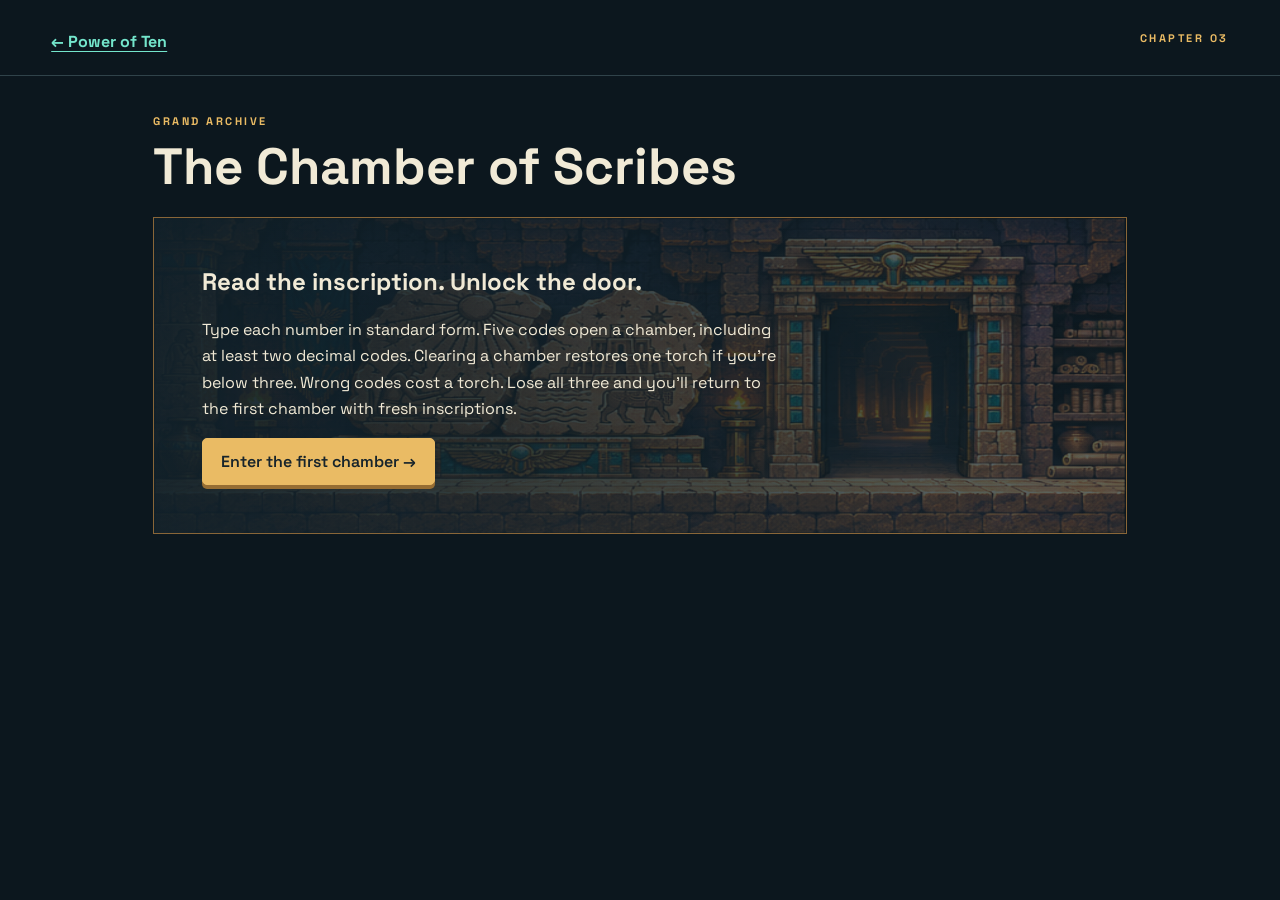
<file: power-of-ten/scribes.html>
<!doctype html>
<html lang="en">
<head>
<meta charset="utf-8"><meta name="viewport" content="width=device-width,initial-scale=1">
<title>The Chamber of Scribes · Power of Ten</title>
<link rel="stylesheet" href="style.css"><link rel="stylesheet" href="scribes.css">
<script src="scribe-codes.js" defer></script><script src="scribes.js" defer></script>
</head>
<body>
<header><a class="chapter-link" href="./">← Power of Ten</a><span class="eyebrow">Chapter 03</span></header>
<main class="scribes">
  <div class="scribe-heading"><div><div class="eyebrow">Grand Archive</div><h1>The Chamber of Scribes</h1></div>
  <div class="torches" id="torches" hidden aria-label="3 torches remaining"><span aria-hidden="true">◆ ◆ ◆</span><small>TORCHES</small></div></div>
  <section id="intro" class="scribe-panel">
    <h2>Read the inscription. Unlock the door.</h2>
    <p>Type each number in standard form. Five codes open a chamber, including at least two decimal codes. Clearing a chamber restores one torch if you’re below three. Wrong codes cost a torch. Lose all three and you’ll return to the first chamber with fresh inscriptions.</p>
    <button id="begin" class="primary">Enter the first chamber →</button>
  </section>
  <section id="game" hidden>
    <div class="room-heading"><h2 id="room" tabindex="-1"></h2><span id="progress"></span></div>
    <div class="scribe-scene" id="scene" aria-hidden="true"><div class="door-mask"><div class="closed-door"></div></div><div class="scribe-hero"></div></div>
    <div id="puzzle" class="inscription">
      <div class="inscription-heading">
        <p class="inscription-label">CARVED INSCRIPTION</p>
        <div class="scribe-locks" id="locks" role="img" aria-label="0 of 5 locks released">
          <span aria-hidden="true">◆</span><span aria-hidden="true">◆</span><span aria-hidden="true">◆</span><span aria-hidden="true">◆</span><span aria-hidden="true">◆</span>
        </div>
      </div>
      <p id="words" class="number-words"></p>
      <form id="code-form"><label for="code">Enter the number in standard form</label>
        <div class="code-entry"><input id="code" type="text" inputmode="decimal" autocomplete="off" spellcheck="false" maxlength="32" aria-describedby="words"><button type="submit" class="primary">Check code</button></div>
      </form>
      <div id="code-celebration" class="code-celebration" hidden>
        <span class="celebration-mark" aria-hidden="true">✓</span>
        <div><strong id="celebration-title"></strong><span id="celebration-detail"></span></div>
        <span class="celebration-spark" aria-hidden="true">✦</span>
      </div>
      <button id="hint" type="button" class="quiet">Ask TEN for a hint</button>
    </div>
    <div class="scribe-feedback"><div class="scribe-ten" aria-hidden="true"></div><p id="feedback" role="status" aria-live="polite"></p><button id="next" class="primary" hidden></button></div>
  </section>
  <section id="result" class="scribe-panel" hidden>
    <div id="reward-art" class="scribe-seal" aria-hidden="true" hidden></div>
    <h2 id="result-title" tabindex="-1"></h2><p id="result-copy"></p>
    <div class="actions"><button id="restart" class="primary">Start again →</button><button id="secret" hidden>Enter the secret room →</button></div>
  </section>
</main>
</body>
</html>
</file>
<file: power-of-ten/style.css>
@import url('https://fonts.googleapis.com/css2?family=Space+Grotesk:wght@400;500;600;700&family=VT323&display=swap');
:root{--bg:#0c171e;--panel:#152630;--edge:#30434a;--ink:#f1ead6;--muted:#aabbb9;--gold:#eabb64;--teal:#74e6cc;--accent:#74e6cc}*{box-sizing:border-box}body{margin:0;background:var(--bg);color:var(--ink);font:16px 'Space Grotesk',system-ui,sans-serif}button,input,select{font:inherit}button{cursor:pointer}button:focus-visible,input:focus-visible,select:focus-visible{outline:3px solid var(--teal);outline-offset:4px}button{border:1px solid var(--edge);background:#233841;color:var(--ink);padding:12px 18px;border-radius:5px;font-weight:600}button:hover{border-color:var(--gold);background:#2c434b}button:disabled{cursor:default;opacity:.5}.primary{background:var(--gold);color:#17242b;border-color:var(--gold);box-shadow:0 4px 0 #966d33}.primary:hover{background:#f5cc82}.quiet{background:transparent}.pixel{font-family:'VT323','Courier New',monospace;font-weight:400;letter-spacing:1px}.eyebrow{font-size:11px;text-transform:uppercase;letter-spacing:2.5px;font-weight:700;color:var(--gold)}h1,h2,h3,p{margin-top:0}p{line-height:1.65}header{height:76px;padding:0 4%;display:flex;align-items:center;justify-content:space-between;border-bottom:1px solid var(--edge);gap:12px}.brand{display:flex;align-items:center;gap:12px;font-size:13px;font-weight:700}.brand b{color:var(--gold);font-size:30px}.brand small{display:block;color:var(--muted);font-weight:400;font-size:11px;margin-top:4px}.nav{display:flex;gap:10px;align-items:center}.nav button{font-size:12px;padding:8px 12px}.relic-count{color:var(--gold);font-size:13px}.cover{position:relative;max-width:1440px;margin:22px auto}.cover img{display:block;width:100%;image-rendering:pixelated;border:1px solid #4b584d}.cover-action{position:absolute;left:27%;right:27%;bottom:3%;height:17%;font:clamp(18px,3vw,40px) 'VT323',monospace;letter-spacing:2px;background:#392e1f;border:4px solid var(--gold);color:#ffe3a2;box-shadow:inset 0 0 0 3px #6a4828,0 5px 0 #0b1318}.cover-action:hover{background:#5b4225}.intro-footer{max-width:1200px;margin:25px auto;padding:0 25px;display:flex;justify-content:space-between;gap:30px;color:var(--muted);font-size:14px}.intro-footer strong{display:block;color:var(--ink);margin-bottom:6px}.layout{display:grid;grid-template-columns:minmax(0,1fr) 300px;max-width:1440px;margin:auto;min-height:calc(100vh - 76px)}main{padding:28px 32px;border-right:1px solid var(--edge)}aside{padding:28px 22px;background:#101e27}.chapter-head{display:flex;justify-content:space-between;gap:20px;align-items:center;margin-bottom:20px}.chapter-head h1{font-size:30px;margin:5px 0 0}.step{color:var(--muted);font-size:12px}.scene{position:relative;overflow:hidden;border:1px solid #52605c;background:#0e202c;box-shadow:0 8px 40px #0003}#world{width:100%;height:auto;display:block;image-rendering:pixelated;aspect-ratio:2.8}.scene-label{position:absolute;top:15px;left:16px;font-size:10px;letter-spacing:2px;background:#0c171ed9;padding:8px 12px;color:#f7d999;border:1px solid #b8914e66}.scene-progress{position:absolute;bottom:12px;right:15px;color:#9fe9d6;font-size:11px;background:#0c171ed9;padding:7px 10px}.quest{margin-top:24px}.quest h2{font-size:25px;margin-bottom:8px}.instruction{color:var(--muted);font-size:14px;margin-bottom:20px}.story{max-width:680px;font-size:18px;line-height:1.8;min-height:110px}.word{color:var(--gold);border:0;border-bottom:1px dashed var(--gold);padding:0 2px;border-radius:0;background:transparent;font-size:inherit}.story-actions{display:flex;justify-content:space-between;align-items:center;gap:15px;margin-top:22px}.number{font:44px 'VT323',monospace;color:var(--gold);letter-spacing:4px}.console{display:flex;justify-content:center;align-items:center;gap:10px;background:#0e1b22;border:1px solid #334951;padding:24px 12px;margin:18px 0;border-radius:6px}.slot-wrap{text-align:center;min-width:65px}.slot-wrap label{display:block;font-size:10px;color:var(--muted);margin-bottom:9px}.slot{height:65px;width:65px;border:2px dashed #5d7d7b;background:#192e37;font:36px 'VT323',monospace;color:var(--teal);padding:0}.slot.filled{border-style:solid;box-shadow:inset 0 -4px #071c21}.slot.active{border-color:var(--gold);background:#30443d}.dot{font:40px 'VT323';color:var(--gold);align-self:flex-end;margin-bottom:7px}.tile-bank{display:flex;justify-content:center;gap:8px;flex-wrap:wrap;margin:18px auto}.tile{width:47px;height:48px;padding:0;font:29px 'VT323',monospace;border:1px solid #a2824f;background:#57452c;color:#ffe3a4;box-shadow:0 4px #2b241b}.tile.selected{outline:2px solid var(--teal);transform:translateY(-3px)}.actions{display:flex;align-items:center;gap:10px;flex-wrap:wrap;margin-top:20px}.input-row{display:flex;gap:10px;align-items:center;flex-wrap:wrap}input,select{background:#0d1b23;border:1px solid #50666b;color:var(--ink);padding:13px;border-radius:4px;min-width:0}input{width:min(100%,470px)}.choice-grid{display:flex;gap:10px;flex-wrap:wrap;margin:20px 0}.choice-grid button{min-width:75px;font:30px 'VT323'}.choice-grid button.selected{border-color:var(--teal);background:#1c4b4a}.feedback{margin-top:18px;padding:15px 18px;border-left:3px solid var(--gold);background:#2a2e26;line-height:1.6;font-size:14px}.feedback.success{border-color:var(--teal);background:#133b36}.hint-line{color:var(--muted);font-size:12px;margin-top:13px}.coach-title{display:flex;align-items:center;gap:10px}.robot-icon{width:45px;height:42px;background:#c68f3e;border:4px solid #75552b;box-shadow:0 -5px #dbb35f;position:relative;image-rendering:pixelated}.robot-icon:after{content:'▪ ▪';font-size:31px;color:var(--accent);position:absolute;left:3px;top:-9px}.coach-title h2{font-size:18px;margin:0}.coach-title span{font-size:10px;color:var(--muted)}.coach-bubble{background:#1a3039;border:1px solid #304952;border-radius:4px;padding:16px;margin-top:20px;font-size:14px;line-height:1.7;min-height:125px}.coach-controls{display:grid;gap:9px;margin-top:12px}.coach-controls button{text-align:left;font-size:12px;padding:11px}.sidebar-label{margin:28px 0 15px;color:var(--muted);font-size:10px;letter-spacing:2px;text-transform:uppercase}.trail{display:grid;gap:16px}.trail-item{display:flex;gap:12px;font-size:12px;color:#788e93;align-items:center}.trail-item i{width:24px;height:24px;display:grid;place-items:center;border:1px solid #3f555c;font-style:normal;font-size:11px}.trail-item.current{color:var(--gold)}.trail-item.done{color:var(--teal)}.badge{padding:12px;border:1px solid #665337;background:#302a20;color:var(--gold);font-size:12px;margin:9px 0}.small{font-size:11px;line-height:1.7;color:var(--muted)}.progressbar{height:4px;background:#263c44;margin:20px 0}.progressbar span{display:block;height:100%;background:var(--teal);transition:width .5s}.big-relic{font-size:72px;color:var(--gold);text-align:center;margin:25px}.finish{text-align:center}.finish .rewards{display:flex;gap:12px;justify-content:center;flex-wrap:wrap}.reward-card{border:1px solid #665337;background:#29291f;padding:18px;min-width:150px}.reward-card strong{display:block;color:var(--gold);margin-bottom:8px}.finish h2{font-size:36px}.color-options{display:flex;gap:10px;justify-content:center;margin:18px}.color-options button{border:2px solid var(--edge)}.color-options button.active{border-color:var(--gold)}dialog{background:var(--panel);color:var(--ink);border:1px solid var(--gold);max-width:560px;padding:30px;max-height:85vh;overflow:auto}dialog::backdrop{background:#000b}#toast{position:fixed;left:50%;bottom:30px;transform:translateX(-50%);padding:14px 25px;background:#eabb64;color:#14232a;font-weight:600;border:3px solid #fff1bc;opacity:0;pointer-events:none;z-index:20;transition:opacity .2s;max-width:90vw;text-align:center}#toast.show{opacity:1}#confetti{position:fixed;inset:0;width:100%;height:100%;pointer-events:none;z-index:30}.scaling-lights{display:flex;justify-content:center;flex-wrap:wrap;gap:6px;max-width:390px;margin:20px auto}.scaling-lights span{width:12px;height:12px;background:var(--teal);box-shadow:0 0 7px #74e6cc88}.comparison{display:flex;gap:30px;justify-content:center;color:var(--teal);font-size:14px}.glossary-list dt{color:var(--gold);margin-top:14px}.glossary-list dd{margin:6px 0;color:var(--muted);line-height:1.6}@media(max-width:1000px){.layout{grid-template-columns:minmax(0,1fr) 250px}main{padding:23px 20px}.console{gap:6px;padding:15px 6px}.slot-wrap{min-width:50px}.slot{width:50px;height:57px}}@media(max-width:760px){header{height:auto;min-height:70px;padding:12px 18px;flex-wrap:wrap}.layout{display:flex;flex-direction:column}main{border:0;padding:20px 16px}aside{border-top:1px solid var(--edge);padding:22px}.chapter-head h1{font-size:26px}.console{overflow-x:auto;justify-content:flex-start}.slot-wrap{flex:1;min-width:43px}.slot{width:43px;height:53px}.slot-wrap label{font-size:9px}.intro-footer{display:block}.intro-footer p{margin-bottom:20px}.cover{margin-top:0}.cover-action{left:20%;right:20%;font-size:20px}.nav{gap:6px}.nav button{padding:7px}.story{font-size:16px}.trail{grid-template-columns:1fr 1fr}.coach-bubble{min-height:0}.finish h2{font-size:28px}}@media(prefers-reduced-motion:reduce){*{scroll-behavior:auto!important;transition:none!important;animation:none!important}}
.chart-dialog{width:min(1200px,96vw);max-width:1200px;padding:20px}.chart-dialog h2{font:30px 'VT323',monospace;color:var(--gold);margin-bottom:15px}.guide-art{display:block;width:100%;height:auto;image-rendering:pixelated;border:1px solid #a47a3e}.guide-explore{margin-top:22px}.guide-explore h3{font-size:18px;margin-bottom:6px}.guide-digits{display:flex;align-items:stretch;gap:7px;overflow-x:auto;padding:5px 3px 10px}.guide-digits button{flex:1;padding:12px 6px;min-width:95px;background:#223c42;border-color:#8d7448}.guide-digits button small{display:block;font-size:10px;color:var(--muted)}.guide-digits button strong{display:block;font:36px 'VT323',monospace;color:var(--gold)}.guide-digits button.selected{border:2px solid var(--teal);background:#254c48}.guide-decimal{align-self:center;font:50px 'VT323',monospace;color:var(--teal)}@media(max-width:760px){.chart-dialog{padding:12px}.guide-digits button{min-width:85px}.nav{flex-wrap:wrap}}
.ten-portrait{width:48px;flex:0 0 48px;aspect-ratio:192/298;background:url('assets/archive-characters.png') 8.09% 95.93% / 923.96% 297.65% no-repeat}.scroll-invite{margin:0 0 14px}.walkthrough-dialog{width:min(1200px,96vw);max-width:1200px;padding:16px}.walkthrough-frame{display:block;width:100%;height:min(68vh,760px);border:1px solid #8b653c;background:#0c171e}
.chapter-link{display:inline-block;color:var(--teal);font-weight:700;margin-top:8px;text-underline-offset:4px}.chapter-link:focus-visible,.chapter-back:focus-visible{outline:3px solid var(--teal);outline-offset:4px}
</file>
<file: power-of-ten/falling-seals.css>
[hidden]{display:none!important}
.chapter-back{color:var(--gold);font-weight:700;text-decoration:none}
.falling-game{max-width:1100px;margin:auto;padding:clamp(16px,4vw,38px);border-right:0}
.challenge-heading{display:flex;justify-content:space-between;align-items:center;gap:16px;flex-wrap:wrap;margin-bottom:20px}
.challenge-heading h1{margin:7px 0 0;font-size:clamp(30px,5vw,52px)}
.challenge-stats{display:flex;gap:18px;padding:10px 14px;border:1px solid var(--edge);background:var(--panel)}
.challenge-stats span{color:var(--muted);font-size:10px;letter-spacing:1px}.challenge-stats strong{display:block;color:var(--gold);font-size:20px;letter-spacing:0;margin-top:3px}
.challenge-panel{padding:clamp(20px,4vw,40px);border:1px solid #896638;background:linear-gradient(90deg,#101e28f5,#152630b8),url(assets/falling-tunnel.png) center/cover}
.challenge-panel p{max-width:58ch}.pace-option{display:flex;gap:9px;align-items:center;margin:20px 0}.pace-option input{width:auto;accent-color:var(--teal)}
kbd{border:1px solid #718481;background:#152630;border-radius:4px;padding:1px 5px}
.question-panel{text-align:center;background:#142630;border:1px solid var(--edge);padding:12px}.question-panel p{margin:0 0 5px;color:var(--muted)}
.question-number{font:bold clamp(30px,6vw,54px)/1.25 'Courier New',monospace;letter-spacing:.05em}.question-number mark{background:var(--gold);color:#17242b;padding:0 .1em;border-bottom:3px solid #fff0b0}
.time-track{height:5px;background:#263b42}.time-track div{height:100%;background:var(--teal);width:100%}
.tunnel{height:clamp(250px,38vw,390px);position:relative;overflow:hidden;border:1px solid #816542;background:#1d252c url(assets/falling-tunnel.png) center/100% 100% no-repeat}
.boulder-lanes{position:absolute;inset:0;display:grid;grid-template-columns:repeat(3,minmax(0,1fr));gap:2px}
.boulder{--stone-light:#a59170;--stone-mid:#51483e;position:relative;align-self:start;justify-self:center;margin-top:14px;width:min(90%,160px);height:clamp(65px,11vw,98px);border:0;background:none;color:#fff2d1;padding:5px;font-size:clamp(11px,2.4vw,17px);font-weight:800;text-shadow:0 2px 2px #000;isolation:isolate;transform:translateY(var(--fall,0px))}
.boulder::before{content:"";position:absolute;z-index:-1;inset:0;clip-path:polygon(18% 0,67% 0,67% 7%,86% 7%,86% 16%,95% 16%,95% 35%,100% 35%,100% 74%,92% 74%,92% 89%,78% 89%,78% 100%,18% 100%,18% 90%,6% 90%,6% 73%,0 73%,0 29%,7% 29%,7% 12%,18% 12%);background:linear-gradient(152deg,transparent 35%,#292622 36% 39%,transparent 40%),linear-gradient(25deg,#302d2a,transparent 50%),linear-gradient(155deg,var(--stone-light),var(--stone-mid) 60%,#242426);box-shadow:inset 0 4px #d1bd9266}
.boulder:hover,.boulder:focus-visible{background:none;--stone-light:#bd9c5e;--stone-mid:#705639}.boulder:disabled{opacity:1}.boulder.missed::before{background:#713829}.boulder.broken{animation:break-stone .45s forwards}
@keyframes break-stone{to{transform:translateY(var(--fall)) scale(1.25);opacity:0;filter:brightness(2)}}
.tunnel-hero{position:absolute;left:var(--hero-lane,50%);bottom:8%;transform:translateX(-50%);width:clamp(32px,6vw,57px);aspect-ratio:184/467;background:url(assets/archive-characters.png) 8.81% 1.67% / 964.13% 189.94% no-repeat;transition:left .28s ease;pointer-events:none}
.tunnel-hero.safe{width:clamp(43px,8vw,78px);aspect-ratio:283/469;background-position:93.90% 1.20%;background-size:626.86% 189.13%}
.tunnel-hero.duck{transform:translateX(-50%) scaleY(.68);transform-origin:bottom}
.round-feedback{display:flex;gap:12px;align-items:center;flex-wrap:wrap;padding:10px 14px;border:1px solid var(--edge);background:#13252e;min-height:92px}.round-feedback p{flex:1 1 200px;margin:0}.feedback-guide{width:34px;aspect-ratio:192/298;background:url(assets/archive-characters.png) 8.09% 95.93% / 923.96% 297.65% no-repeat}
.stonebreaker{font-size:56px;color:var(--gold)}
@media(prefers-reduced-motion:reduce){.boulder.broken{animation:none;opacity:0}.tunnel-hero{transition:none}}
</file>
<file: power-of-ten/mummy-battle.css>
[hidden] { display: none !important; }
.boss { max-width: 1060px; margin: auto; padding: clamp(14px, 4vw, 36px); border: 0; }
.boss-heading { display: flex; align-items: center; justify-content: space-between; gap: 12px; flex-wrap: wrap; margin-bottom: 14px; }
.boss-heading h1 { font-size: clamp(28px, 5vw, 50px); margin: 5px 0 0; }
.boss-count { padding: 7px 10px; border: 1px solid #896638; color: var(--gold); }
.boss-arena { position: relative; height: clamp(170px, 36vw, 360px); background: url(assets/falling-tunnel.png) center / 100% 100%; border: 1px solid #896638; overflow: hidden; }
.boss-explorer, .boss-mummy { position: absolute; bottom: 9%; transform: translateX(-50%); image-rendering: pixelated; }
.boss-explorer { left: 24%; height: 42%; aspect-ratio: 184/467; background: url(assets/archive-characters.png) 8.81% 1.67% / 964.13% 189.94% no-repeat; }
.boss-mummy { left: 73%; height: 66%; aspect-ratio: var(--mummy-ratio); background: url(assets/mummy-boss.png) var(--mummy-x) 0 / var(--mummy-scale) 100% no-repeat; --mummy-ratio: 432/720; --mummy-x: 0%; --mummy-scale: 500%; }
.hero-hit .boss-mummy { --mummy-ratio: 510/720; --mummy-x: 68.85%; --mummy-scale: 423.53%; animation: mummy-recoil .42s ease-out; }
.mummy-hit .boss-mummy { --mummy-ratio: 678/720; --mummy-x: 29.55%; --mummy-scale: 318.58%; }
.mummy-hit .boss-explorer { animation: mummy-recoil .42s ease-out reverse; }
.mummy-defeated .boss-mummy { --mummy-ratio: 504/720; --mummy-x: 100%; --mummy-scale: 428.57%; }
.mummy-defeated .boss-explorer { height: 43%; aspect-ratio: 283/469; background-position: 93.9% 1.2%; background-size: 626.86% 189.13%; }
.boss-impact { position: absolute; opacity: 0; bottom: 33%; font-size: clamp(30px, 8vw, 72px); }
.hero-hit .boss-impact { left: 64%; color: #ffe0a0; animation: boss-impact .52s ease-out; }
.mummy-hit .boss-impact { left: 26%; color: #9bedd4; animation: boss-impact .52s ease-out; }
@keyframes boss-impact { 15% { opacity: 1; transform: scale(.7); } 100% { opacity: 0; transform: scale(1.6); } }
@keyframes mummy-recoil { 30% { transform: translateX(-36%); filter: brightness(1.6); } }
.boss-panel { border: 1px solid #896638; background: #152630; padding: clamp(16px, 4vw, 30px); }
.boss-panel p { max-width: 64ch; }
.boss-hud { display: flex; align-items: center; justify-content: space-between; gap: 12px; background: #152630; border: 1px solid #896638; padding: 8px 12px; }
.boss-meter { width: min(280px, 58%); }
.boss-meter label { display: flex; justify-content: space-between; gap: 6px; font-size: .82rem; color: #f2d397; }
.boss-meter meter { width: 100%; height: 13px; accent-color: #eabb64; }
.boss-meter meter::-webkit-meter-optimum-value { background: #d7a554; }
.boss-tally { white-space: nowrap; font-size: .85rem; }
.boss-tally strong { color: var(--teal); }
.boss-scroll { padding: clamp(15px, 3vw, 27px); color: #312013; background: radial-gradient(ellipse at center,#f8e9c3,#d9b278); border-block: 6px solid #926036; }
.boss-scroll .eyebrow { color: #684422; }
.boss-scroll h2 { font-family: Georgia, serif; font-size: clamp(20px, 3.3vw, 30px); margin: 6px 0 13px; line-height: 1.3; }
#choices { display: grid; grid-template-columns: repeat(2,minmax(0,1fr)); gap: 7px; }
#choices label { display: flex; align-items: center; gap: 6px; padding: 8px; border: 1px solid #9b7547; border-radius: 4px; background: #fcf0d1; cursor: pointer; }
#choices label:has(input:checked) { border-color: #176d5e; background: #d4f0db; }
#choices input { width: auto; margin: 0; accent-color: #176d5e; }
.boss-entry label { display: block; margin-bottom: 4px; font-weight: 700; }
.boss-entry input { max-width: 100%; color: #312013; background: #fff6df; border-color: #876239; }
#battle-feedback { min-height: 1.5em; margin: 10px 0 0; font-weight: 800; }
.hit-feedback { color: #165344; }.counter-feedback { color: #7a3423; }
.boss-score { font-size: clamp(25px, 5vw, 44px); color: var(--gold); font-weight: 800; margin: 0; }
.skill-scores { display: flex; flex-wrap: wrap; gap: 8px; margin: 14px 0; }
.skill-scores div { border: 1px solid #537e75; background: #183a3c; padding: 7px 10px; }
#review summary { cursor: pointer; color: var(--gold); font-weight: 700; }
#review-list { padding-left: 25px; } #review-list li { margin-bottom: 12px; } #review-list p { margin: 4px 0; }
@media (max-width: 500px) { #choices { grid-template-columns: 1fr; } }
@media (prefers-reduced-motion:reduce) { .boss-arena * { animation: none !important; } }
</file>
<file: power-of-ten/rounding-ruins.css>
[hidden] { display: none !important; }
.ruins { max-width: 1100px; margin: auto; padding: clamp(14px, 4vw, 34px); border: 0; }
.ruins-heading { display: flex; justify-content: space-between; align-items: center; flex-wrap: wrap; gap: 12px; margin-bottom: 18px; }
.ruins h1 { font-size: clamp(31px, 5vw, 53px); margin: 5px 0 0; }
.crystal-counter { border: 1px solid #547d72; padding: 9px 13px; background: #142c34; }
.crystal-counter span { color: var(--teal); }
.ruins-intro { padding: clamp(18px, 4vw, 36px); border: 1px solid #896638; background: linear-gradient(90deg, #102029fa, #102029ac), url(assets/falling-tunnel.png) center / cover; }
.ruins-intro p { max-width: 60ch; }
.ruins-stage { border: 1px solid #8f6a39; background: #131f2c; }
#course { width: 100%; height: auto; display: block; image-rendering: pixelated; touch-action: none; }
.ruins-controls { display: flex; gap: 8px; margin: 12px 0; }
.ruins-controls button { min-width: 54px; min-height: 48px; touch-action: none; user-select: none; }
.ruins-controls #jump { margin-left: auto; }
.course-status { background: #152630; border: 1px solid var(--edge); padding: 12px; }
#crystal-quiz { width: min(520px, 92vw); color: #312013; background: radial-gradient(ellipse at center,#f8e9c3,#d9b278); border: 2px solid #a57543; border-block: 7px solid #926036; padding: clamp(18px, 4vw, 30px); }
#crystal-quiz .eyebrow { color: #725025; }
#quiz-title { margin: 6px 0; }
#question { font-size: clamp(19px,4vw,26px); font-weight: 750; }
#round-answer { display: block; width: 100%; margin-top: 5px; background: #fff6df; color: #312013; border-color: #876239; }
#quiz-feedback { min-height: 1.5em; margin: 12px 0 0; }
#quiz-feedback.correct { color: #125a46; font-weight: 800; }
#crystal-quiz .actions { gap: 8px; }
</file>
<file: power-of-ten/rounding-scroll.css>
:root {
  color-scheme: dark;
  --navy: #0c171e;
  --panel: #152630;
  --gold: #eabb64;
  --turquoise: #74e6cc;
  --ink: #312013;
}
body { background: var(--navy); color: #f1ead6; }
main { max-width: 1040px; }
header {
  background: linear-gradient(90deg, #102029f7, #102029d1), url(assets/grand-archive.png) center 60% / cover;
  border: 1px solid #896638;
  border-radius: 5px;
  padding: clamp(16px, 4vw, 30px);
}
.archive-back, .lesson-nav a { color: var(--gold); font-weight: 700; text-underline-offset: 4px; }
.lesson-masthead { display: flex; gap: clamp(12px, 3vw, 24px); align-items: center; margin: 18px 0; }
.lesson-masthead p { margin: 5px 0 0; }
.ten-sprite {
  flex: 0 0 clamp(52px, 11vw, 96px);
  aspect-ratio: 192 / 298;
  background: url(assets/archive-characters.png) 8.09% 95.93% / 923.96% 297.65% no-repeat;
}
.eyebrow { color: var(--turquoise); font-size: .72rem; }
.lesson-nav { display: flex; flex-wrap: wrap; gap: 10px 22px; }
.card {
  color-scheme: light;
  color: var(--ink);
  border: 1px solid #a57543;
  border-block: 7px solid #926036;
  border-radius: 5px;
  background: radial-gradient(ellipse at center, #f8e9c3 38%, #d9b278);
  box-shadow: inset 0 0 24px #85532944;
}
h1, h2, h3 { font-family: Georgia, serif; }
.card h2 { margin-top: 0; }
.rounding-slide { margin: 0 0 22px; }
.rounding-slide img { display: block; width: 100%; height: auto; border: 1px solid #805b37; }
.rounding-slide figcaption { margin-top: 8px; font-size: .84rem; }
.rounding-slide a { color: #124b43; font-weight: 750; }
button, input, select { border-radius: 4px; border-color: #896638; }
button { background: #213840; color: #f1ead6; }
button.primary { background: #eabb64; color: #17242b; border-color: #986e34; }
input, select { background: #fff6df; color: #312013; max-width: 100%; }
.explain { background: #f6e6bf; border-left-color: #246859; min-height: auto; }
.keep { background: #bce4cf; border-bottom-color: #246859; }
.look { background: #f7d487; border-bottom-color: #9d651b; }
.legend, .small { color: #5d442b; }
.fade { color: #7b6042; }
.pill { background: #f5e1b6; border: 1px solid #a57543; }
.result { color: #14564e; }
.linewrap svg { min-width: 420px; }
.feedback:empty { min-height: 0; padding: 0; }
:focus-visible { outline: 3px solid #087568; outline-offset: 3px; }
header a:focus-visible, footer a:focus-visible { outline-color: var(--turquoise); }
@media (max-width: 650px) {
  .digits { font-size: clamp(30px, 8vw, 48px); letter-spacing: 0; }
  .digit { padding: 3px; }
  .lesson-masthead { align-items: flex-start; }
  .lesson-masthead p { font-size: .9rem; }
}
.crossing-link { display: inline-block; color: #17242b; background: #eabb64; border: 2px solid #986e34; border-radius: 4px; padding: 10px 14px; font-weight: 750; text-decoration: none; }
</file>
<file: power-of-ten/scribes.css>
[hidden]{display:none!important}
.scribes{max-width:1050px;margin:auto;padding:clamp(16px,4vw,38px);border:0}
.scribe-heading,.room-heading{display:flex;justify-content:space-between;align-items:center;gap:12px;flex-wrap:wrap}
.scribe-heading h1{font-size:clamp(29px,5vw,51px);margin:6px 0 18px}.room-heading h2{margin:0}.room-heading span{color:var(--muted);font-size:.85rem}.room-heading{margin:0 0 12px}
.torches{color:var(--gold);border:1px solid #856637;background:#152630;padding:8px 16px;text-align:center;min-width:112px}.torches span{font-size:21px;white-space:nowrap}.torches small{display:block;letter-spacing:1px;font-size:10px}
.scribe-panel{padding:clamp(20px,5vw,48px);border:1px solid #896638;background:linear-gradient(90deg,#102029f5,#102029a8),url(assets/scribe-rooms.png) left top/200% 300%;}.scribe-panel p{max-width:58ch}
.scribe-scene{position:relative;aspect-ratio:2.25;overflow:hidden;border:1px solid #8a673c;background:url(assets/scribe-rooms.png) left top/200% 300% no-repeat;image-rendering:pixelated}
.door-mask{position:absolute;overflow:hidden;left:var(--door-left);top:var(--door-top);width:var(--door-width);height:var(--door-height)}
.closed-door{width:100%;height:100%;background:#362e27 url(assets/scribe-props.png) 9.12% 11.7% / 850% 468% no-repeat;transition:transform .65s ease-in}
.unlocked .closed-door{transform:translateY(-102%)}
.scribe-hero{position:absolute;left:18%;bottom:17%;width:clamp(32px,7%,66px);aspect-ratio:240/470;background:url(assets/scribe-characters.png) 8.8% 4% / 739.16% 188.72% no-repeat;transition:left .65s ease}
.unlocked .scribe-hero{left:68%}
.inscription{padding:clamp(15px,3vw,26px);background:radial-gradient(ellipse at center,#f3e4bf,#d9b078);border:1px solid #a57543;border-block:5px solid #926036;color:#312013}
.inscription-label{font-size:10px;letter-spacing:2px;font-weight:800;margin:0;color:#6c4726}.number-words{font-family:Georgia,serif;font-weight:bold;font-size:clamp(21px,3.5vw,34px);line-height:1.3;margin:8px 0 16px}
#code-form label{font-size:.85rem;font-weight:bold}.code-entry{display:flex;gap:8px;margin:5px 0 12px}.code-entry input{flex:1;min-width:0;width:auto;color:#17242b;background:#fff6df;border-color:#876239;font-size:clamp(16px,3vw,24px)}.inscription .quiet{color:#312013;border-color:#886038}
.scribe-feedback{display:flex;gap:12px;align-items:center;flex-wrap:wrap;padding:10px 14px;border:1px solid var(--edge);background:#13252e}.scribe-feedback p{flex:1 1 210px;margin:0}.scribe-ten{width:34px;aspect-ratio:192/298;background:url(assets/archive-characters.png) 8.09% 95.93% / 923.96% 297.65% no-repeat}
.scribe-seal{width:92px;aspect-ratio:1;background:url(assets/scribe-props.png) 99% 97% / 468% 351% no-repeat;margin:0 0 16px}
@media(prefers-reduced-motion:reduce){.closed-door,.scribe-hero{transition:none}}

.inscription-heading{display:flex;justify-content:space-between;align-items:center;gap:8px}
.scribe-locks{display:flex;gap:5px}
.scribe-locks span{display:grid;place-items:center;width:22px;height:22px;border:1px solid #9a774b;background:#f0d5a5;color:#77522c;border-radius:4px;font-size:12px}
.scribe-locks .released{background:#166157;color:#e5fff0;border-color:#12463f;box-shadow:0 0 8px #16615755}
.code-correct .code-entry input{border-color:#166157;background:#e6f5e6;color:#173b33;opacity:1}
.code-celebration{display:flex;align-items:center;gap:12px;padding:10px 14px;border:2px solid #45877b;border-radius:6px;background:#143e36;color:#fff7d7;animation:scribe-reveal .35s ease-out}
.celebration-mark{display:grid;place-items:center;flex:none;width:32px;height:32px;border-radius:50%;background:#87e4be;color:#133830;font-size:22px;font-weight:800}
.code-celebration strong,.code-celebration div span{display:block}.code-celebration strong{font-size:1.14rem}.code-celebration div span{font-size:.83rem;color:#c9ebd8;overflow-wrap:anywhere}
.celebration-spark{margin-left:auto;color:#efc771;font-size:27px;animation:scribe-spark .55s ease-out}
.code-celebration.chamber-cleared{background:#49351c;border-color:#a96d28}.chamber-cleared .celebration-mark{background:#f5cf77;color:#402c15}.chamber-cleared div span{color:#f5e5be}
.code-correct .scribe-hero{width:clamp(40px,9%,90px);aspect-ratio:324/480;background-position:96.6% 1.2%;background-size:547.53% 184.79%;animation:scribe-cheer .45s ease-out}
@keyframes scribe-reveal{from{opacity:0;transform:translateY(5px)}to{opacity:1;transform:none}}
@keyframes scribe-spark{from{transform:scale(.5) rotate(-25deg)}to{transform:none}}
@keyframes scribe-cheer{50%{transform:translateY(-10px)}}
@media(prefers-reduced-motion:reduce){.code-celebration,.celebration-spark,.code-correct .scribe-hero{animation:none}}
</file>
